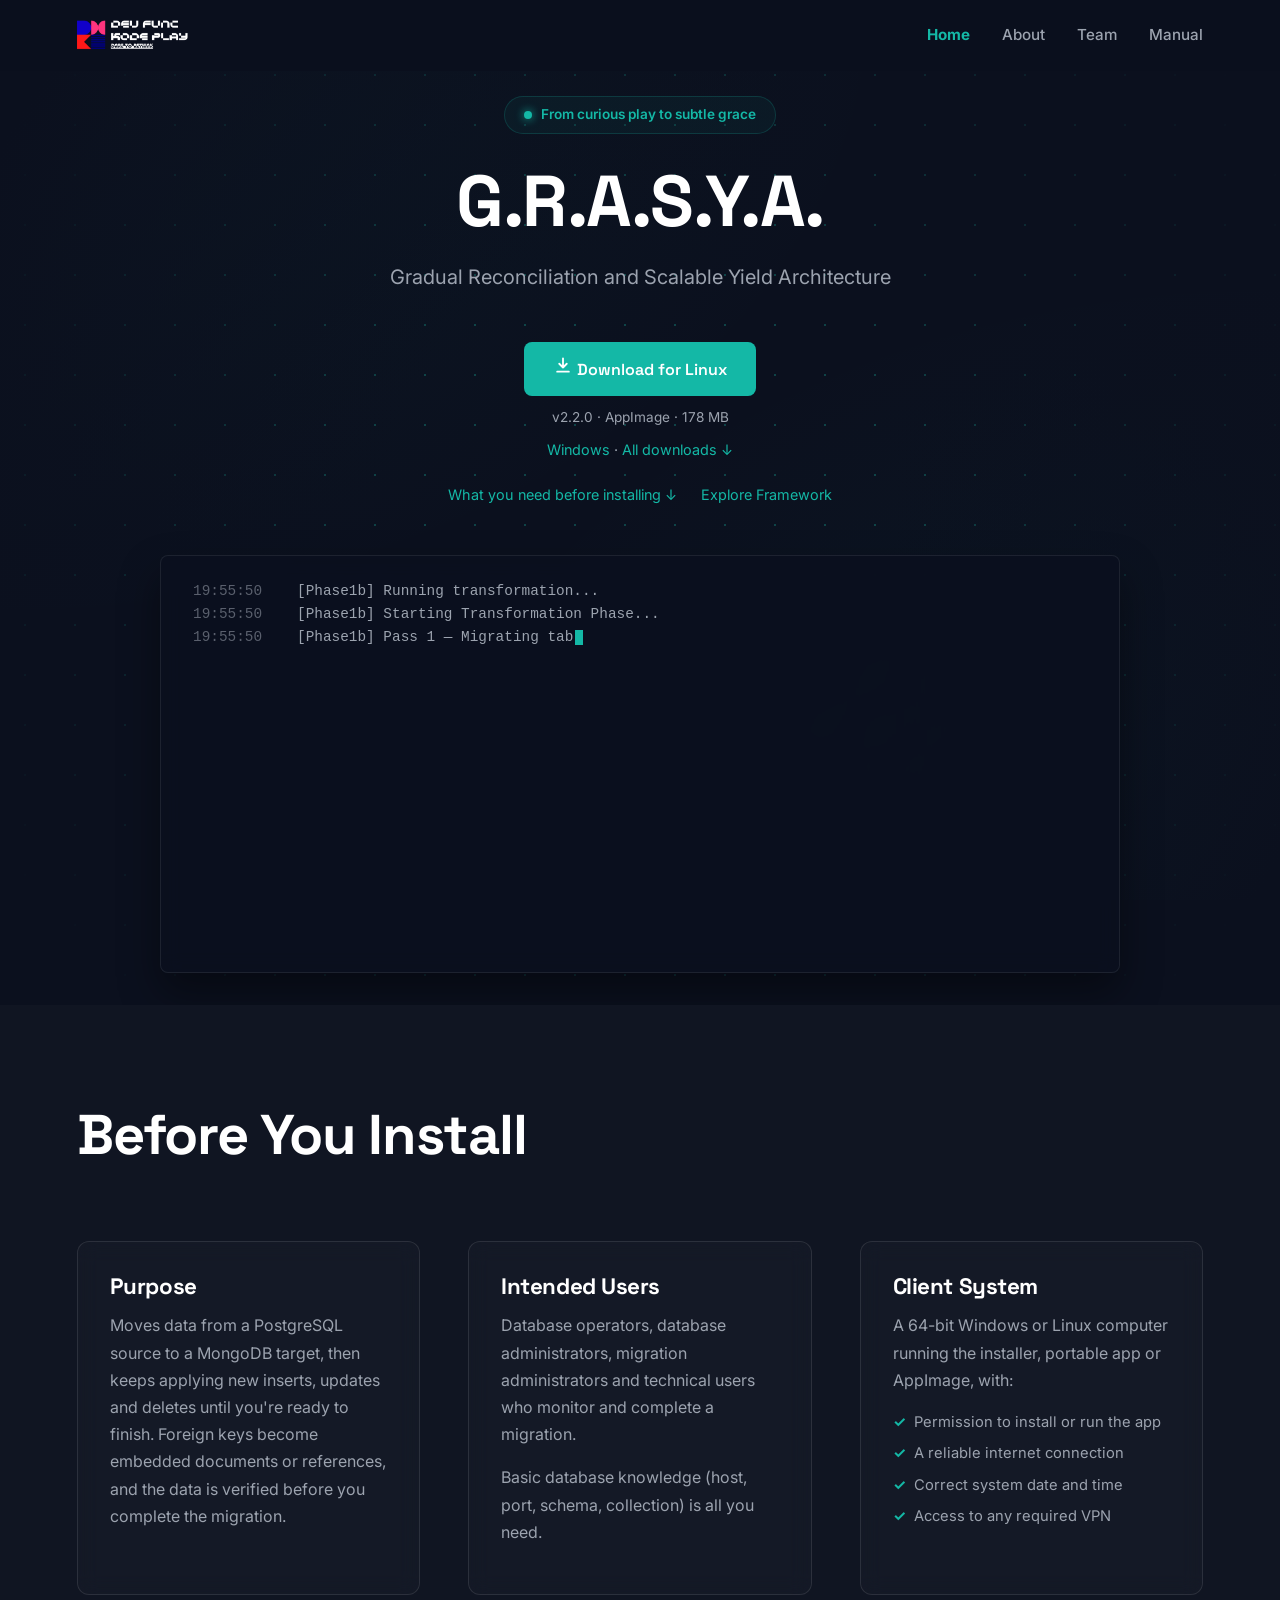
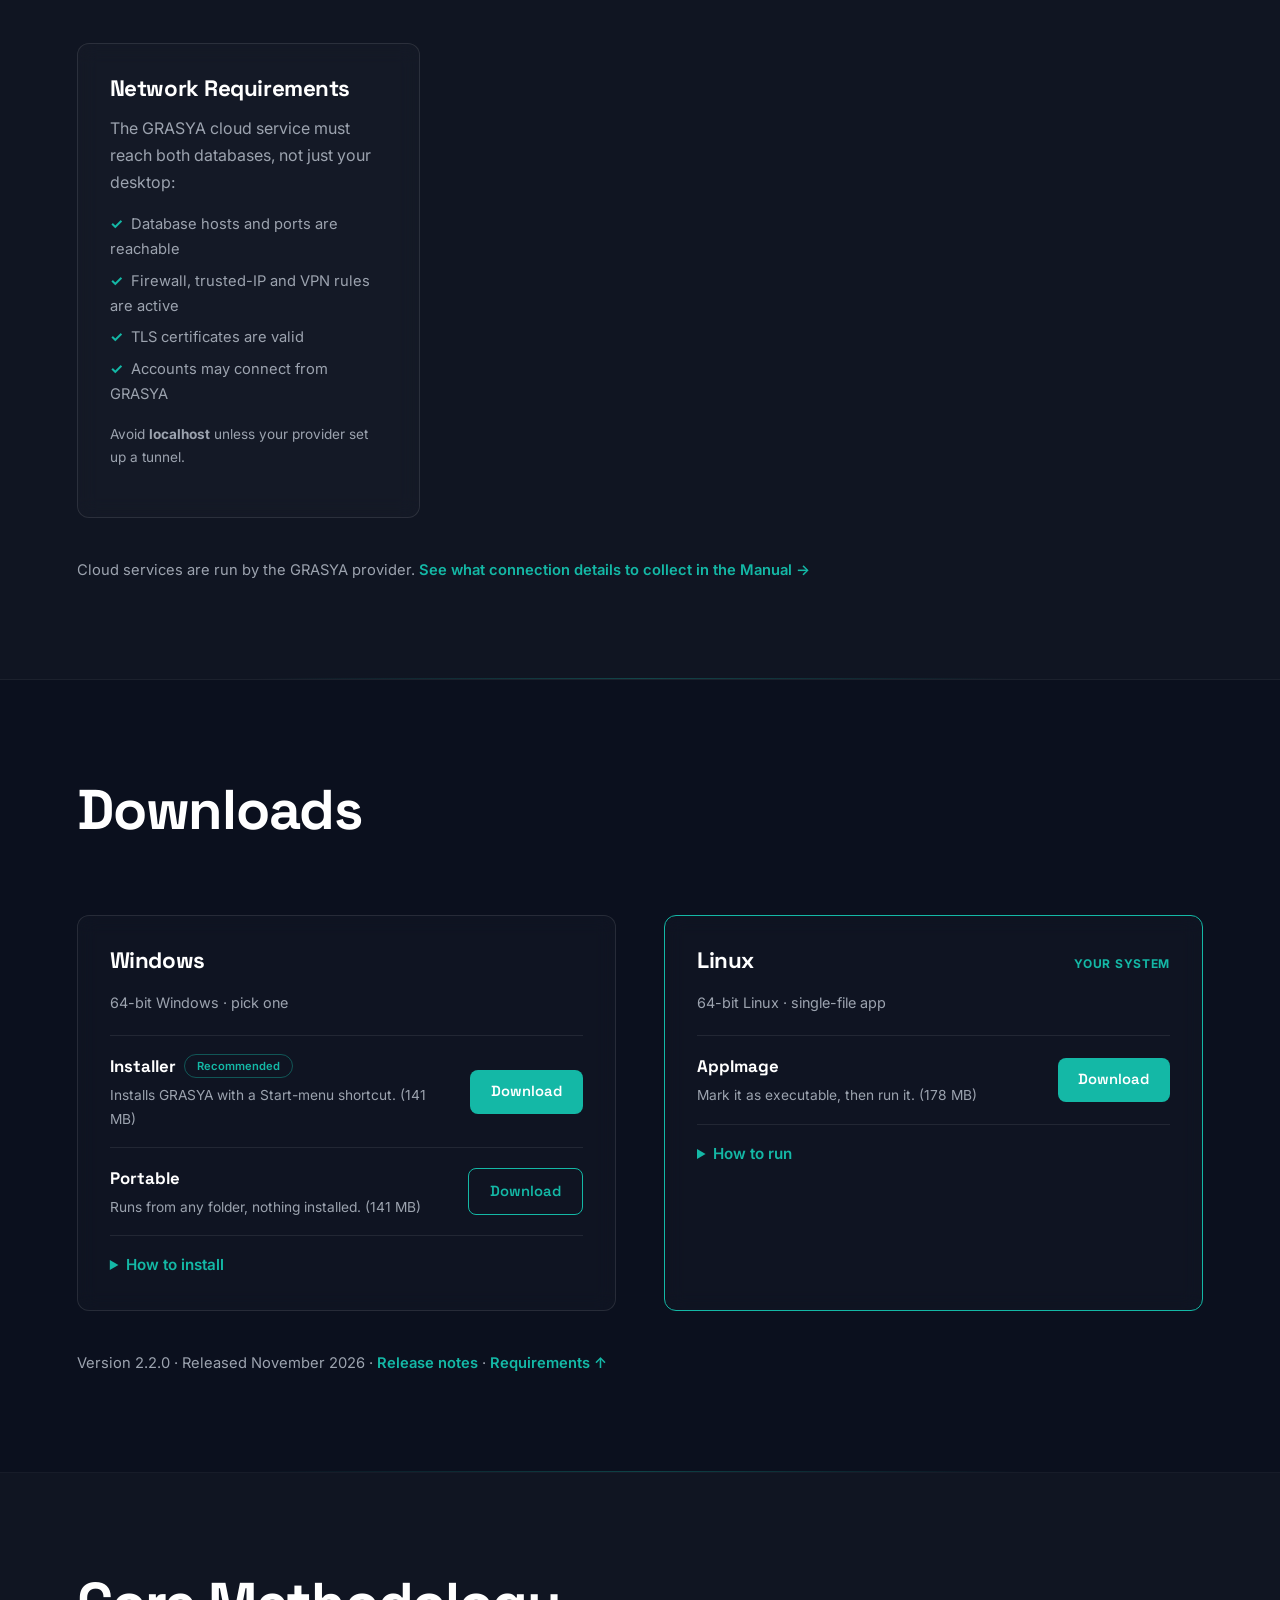
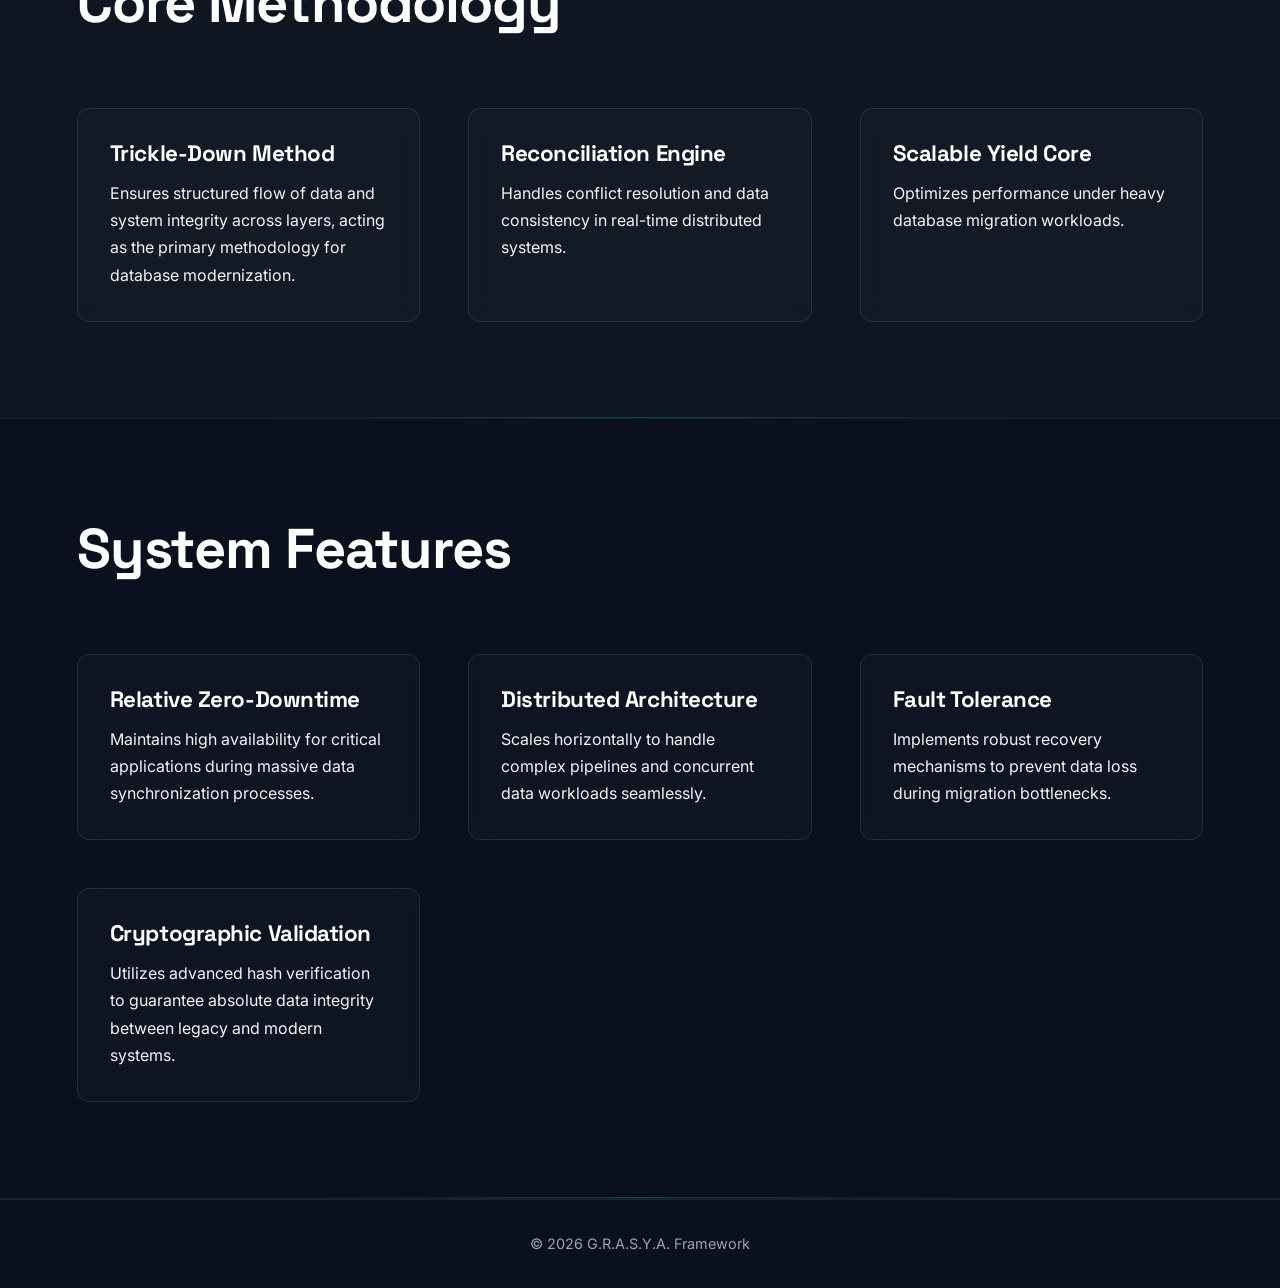
<file: index.html>
<!DOCTYPE html>
<html lang="en">
<head>
    <meta charset="UTF-8" />
    <meta name="viewport" content="width=device-width, initial-scale=1.0"/>
    <meta name="description" content="G.R.A.S.Y.A. Framework: Gradual Reconciliation and Scalable Yield Architecture." />
    <title>G.R.A.S.Y.A. | Home</title>
    <link rel="icon" href="assets/logo/Asset symbol D.png" type="image/png">
    <link rel="stylesheet" href="style.css"/>
</head>

<body>

<nav id="navbar" aria-label="Main Navigation">
    <div class="logo">
        <img src="assets/logo/Asset 7@4x (1).png" alt="G.R.A.S.Y.A. Logo" class="nav-logo">
    </div>

    <div class="nav-links" id="navLinks">
        <a href="index.html" class="active">Home</a>
        <a href="about.html">About</a>
        <a href="team.html">Team</a>
        <a href="manual.html">Manual</a>
    </div>
    <button class="hamburger" id="hamburger" aria-expanded="false" aria-label="Toggle navigation menu">
        <span aria-hidden="true">☰</span>
    </button>
</nav>

<main>
    <header class="hero">
        <div class="glow-orb"></div>

        <div class="hero-content">
            <div class="hero-badge fade-element delay-1">
                <span class="pulse"></span> From curious play to subtle grace
            </div>

            <h1 class="fade-element delay-2">G.R.A.S.Y.A.</h1>
            <p class="fade-element delay-3">Gradual Reconciliation and Scalable Yield Architecture</p>

            <div class="hero-download fade-element delay-4">
                <a href="https://github.com/ostol-uriel/DEV-FUNC-KODE-PLAY/releases/download/v2.2.0/GRASYA.Enterprise.Manager.Setup.2.2.0.exe" class="btn-primary btn-download" id="heroDownload" data-install="installer">
                    <svg viewBox="0 0 24 24" fill="none" stroke="currentColor" stroke-width="2.2" stroke-linecap="round" stroke-linejoin="round" aria-hidden="true"><path d="M12 4v11m0 0-4.5-4.5M12 15l4.5-4.5M5 20h14"/></svg>
                    <span>Download for Windows</span>
                </a>
                <p class="download-meta" id="heroMeta">v2.2.0 · Installer · 141 MB</p>
                <p class="download-alt" id="heroAlt"><a href="#downloads">Portable version</a> · <a href="#downloads">Linux</a> · <a href="#downloads">All downloads ↓</a></p>
            </div>
            <div class="hero-links fade-element delay-4">
                <a href="#before-install">What you need before installing ↓</a>
                <a href="#architecture">Explore Framework</a>
            </div>

            <!-- Migration log (typed by script.js) -->
            <div class="log-terminal fade-element delay-5" id="heroLog">
                <div class="log-body" role="log" aria-label="Example GRASYA migration log"></div>
            </div>

        </div>
    </header>

    <section id="before-install" class="section alt install-info">
        <h2>Before You Install</h2>
        <div class="grid">
            <div class="card">
                <h3>Purpose</h3>
                <p>Moves data from a PostgreSQL source to a MongoDB target, then keeps applying new inserts, updates and deletes until you're ready to finish. Foreign keys become embedded documents or references, and the data is verified before you complete the migration.</p>
            </div>
            <div class="card">
                <h3>Intended Users</h3>
                <p>Database operators, database administrators, migration administrators and technical users who monitor and complete a migration.</p>
                <p>Basic database knowledge (host, port, schema, collection) is all you need.</p>
            </div>
            <div class="card">
                <h3>Client System</h3>
                <p>A 64-bit Windows or Linux computer running the installer, portable app or AppImage, with:</p>
                <ul class="check-list">
                    <li>Permission to install or run the app</li>
                    <li>A reliable internet connection</li>
                    <li>Correct system date and time</li>
                    <li>Access to any required VPN</li>
                </ul>
            </div>
            <div class="card">
                <h3>Network Requirements</h3>
                <p>The GRASYA cloud service must reach both databases, not just your desktop:</p>
                <ul class="check-list">
                    <li>Database hosts and ports are reachable</li>
                    <li>Firewall, trusted-IP and VPN rules are active</li>
                    <li>TLS certificates are valid</li>
                    <li>Accounts may connect from GRASYA</li>
                </ul>
                <p class="card-note">Avoid <b>localhost</b> unless your provider set up a tunnel.</p>
            </div>
        </div>
        <p class="install-foot">Cloud services are run by the GRASYA provider. <a href="manual.html#prepare">See what connection details to collect in the Manual →</a></p>
    </section>

    <section id="downloads" class="section">
        <h2>Downloads</h2>
        <div class="grid download-grid">
            <div class="card dl-card" data-os="windows">
                <div class="dl-head"><h3>Windows</h3><span class="your-system">Your system</span></div>
                <p class="dl-sub">64-bit Windows · pick one</p>
                <div class="dl-option">
                    <div><b>Installer</b><span class="pill pill-finished">Recommended</span><small>Installs GRASYA with a Start-menu shortcut. <span data-size="installer"></span></small></div>
                    <a class="btn-primary" data-build="installer">Download</a>
                </div>
                <div class="dl-option">
                    <div><b>Portable</b><small>Runs from any folder, nothing installed. <span data-size="portable"></span></small></div>
                    <a class="btn-secondary" data-build="portable">Download</a>
                </div>
                <details class="dl-steps">
                    <summary>How to install</summary>
                    <h4>Installer</h4><div data-steps="installer"></div>
                    <h4>Portable</h4><div data-steps="portable"></div>
                </details>
            </div>
            <div class="card dl-card" data-os="linux">
                <div class="dl-head"><h3>Linux</h3><span class="your-system">Your system</span></div>
                <p class="dl-sub">64-bit Linux · single-file app</p>
                <div class="dl-option">
                    <div><b>AppImage</b><small>Mark it as executable, then run it. <span data-size="appimage"></span></small></div>
                    <a class="btn-primary" data-build="appimage">Download</a>
                </div>
                <details class="dl-steps">
                    <summary>How to run</summary>
                    <div data-steps="appimage"></div>
                </details>
            </div>
        </div>
        <p class="dl-foot" id="dlFoot"></p>
    </section>

    <section id="architecture" class="section alt">
        <h2>Core Methodology</h2>
        <div class="grid">
            <div class="card">
                <h3>Trickle-Down Method</h3>
                <p>Ensures structured flow of data and system integrity across layers, acting as the primary methodology for database modernization.</p>
            </div>
            <div class="card">
                <h3>Reconciliation Engine</h3>
                <p>Handles conflict resolution and data consistency in real-time distributed systems.</p>
            </div>
            <div class="card">
                <h3>Scalable Yield Core</h3>
                <p>Optimizes performance under heavy database migration workloads.</p>
            </div>
        </div>
    </section>

    <section class="section">
        <h2>System Features</h2>
        <div class="grid">
            <div class="card">
                <h3>Relative Zero-Downtime</h3>
                <p>Maintains high availability for critical applications during massive data synchronization processes.</p>
            </div>
            <div class="card">
                <h3>Distributed Architecture</h3>
                <p>Scales horizontally to handle complex pipelines and concurrent data workloads seamlessly.</p>
            </div>
            <div class="card">
                <h3>Fault Tolerance</h3>
                <p>Implements robust recovery mechanisms to prevent data loss during migration bottlenecks.</p>
            </div>
            <div class="card">
                <h3>Cryptographic Validation</h3>
                <p>Utilizes advanced hash verification to guarantee absolute data integrity between legacy and modern systems.</p>
            </div>
        </div>
    </section>
</main>

<footer>
    <p>© <span id="current-year"></span> G.R.A.S.Y.A. Framework</p>
</footer>

<dialog class="install-modal" id="installModal" aria-labelledby="installTitle">
    <div class="modal-inner">
        <button type="button" class="modal-x" data-close aria-label="Close">×</button>
        <span class="manual-stage">Your download is starting</span>
        <h2 id="installTitle">Installing GRASYA</h2>
        <p class="modal-lead"><span id="modalFile"></span><br>Didn't start? <a id="modalRetry" href="#">Download again</a></p>
        <div id="modalSteps"></div>

        <h4>After GRASYA opens</h4>
        <div id="modalAfter"></div>

        <div class="modal-actions">
            <button type="button" class="btn-secondary" data-close>Close</button>
            <a href="manual.html#prepare" class="btn-primary">Open the Manual</a>
        </div>
    </div>
</dialog>

<script src="script.js"></script>
</body>
</html>
</file>
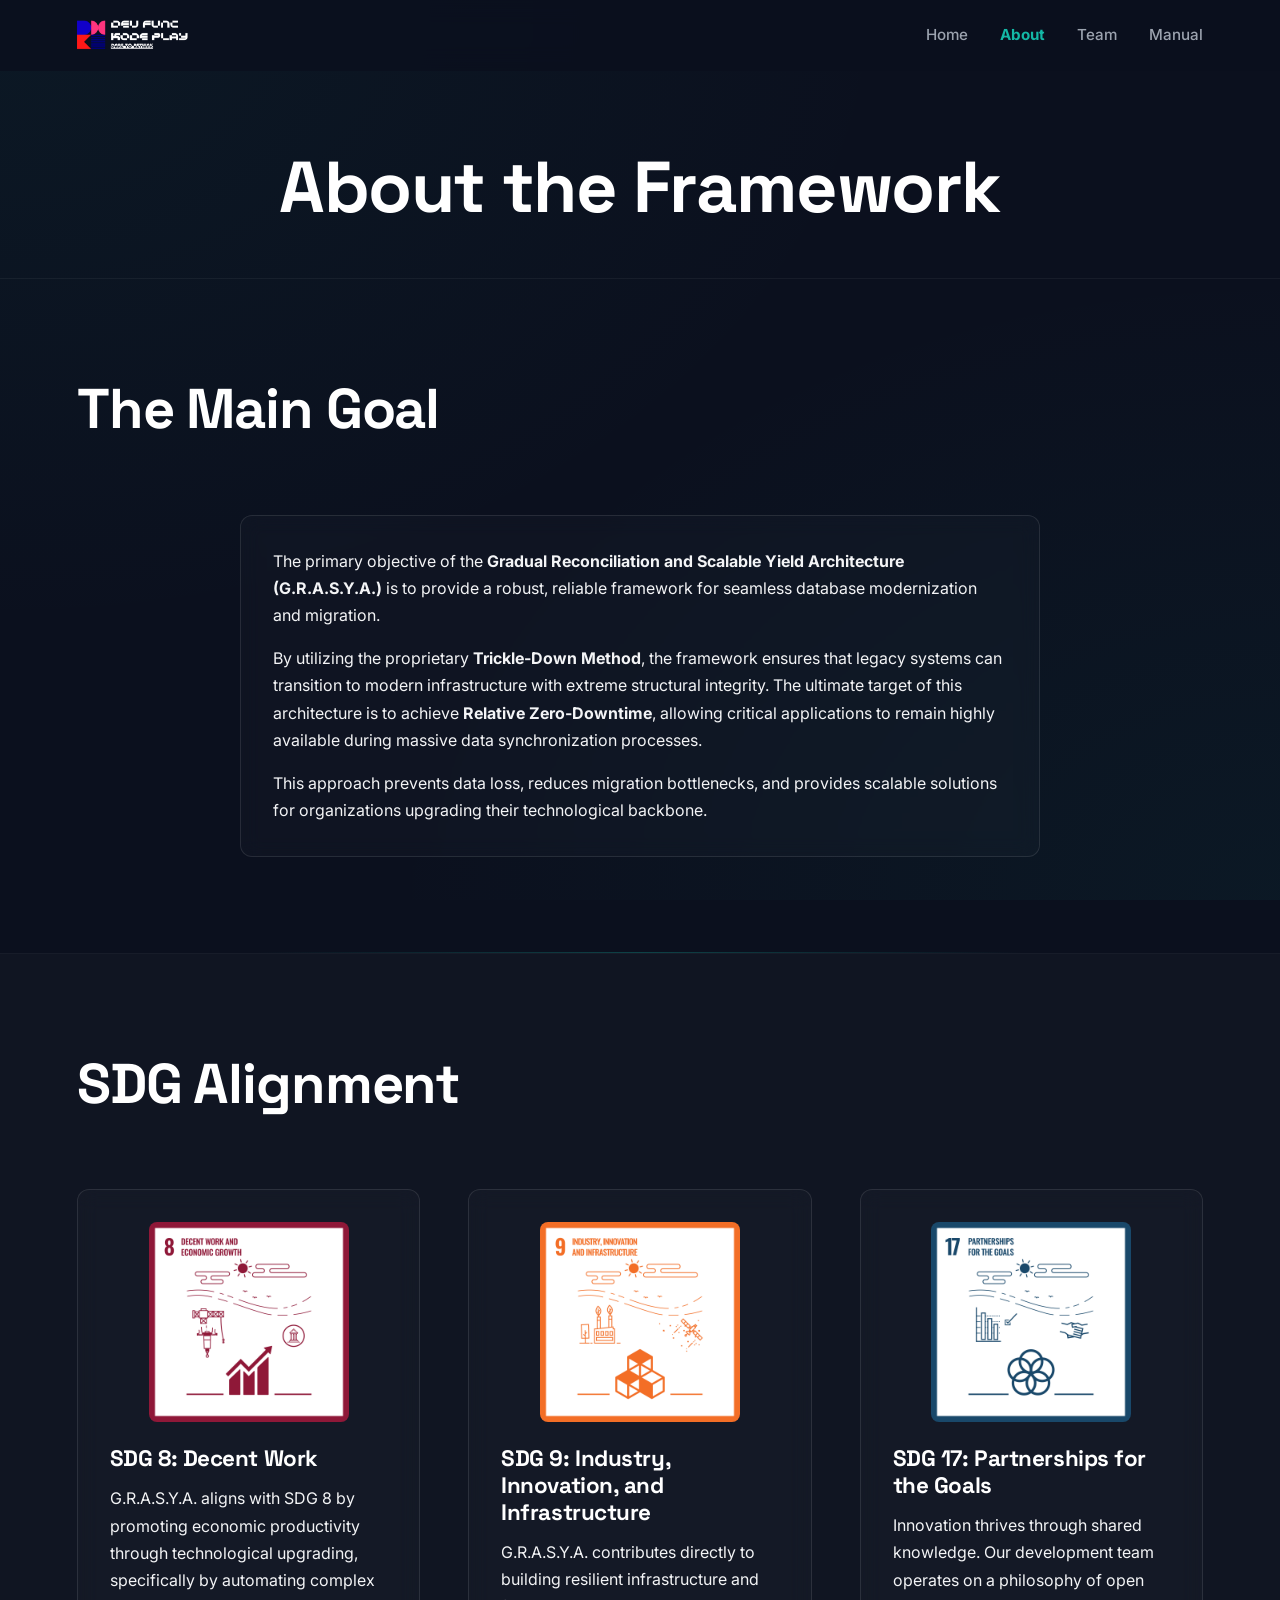
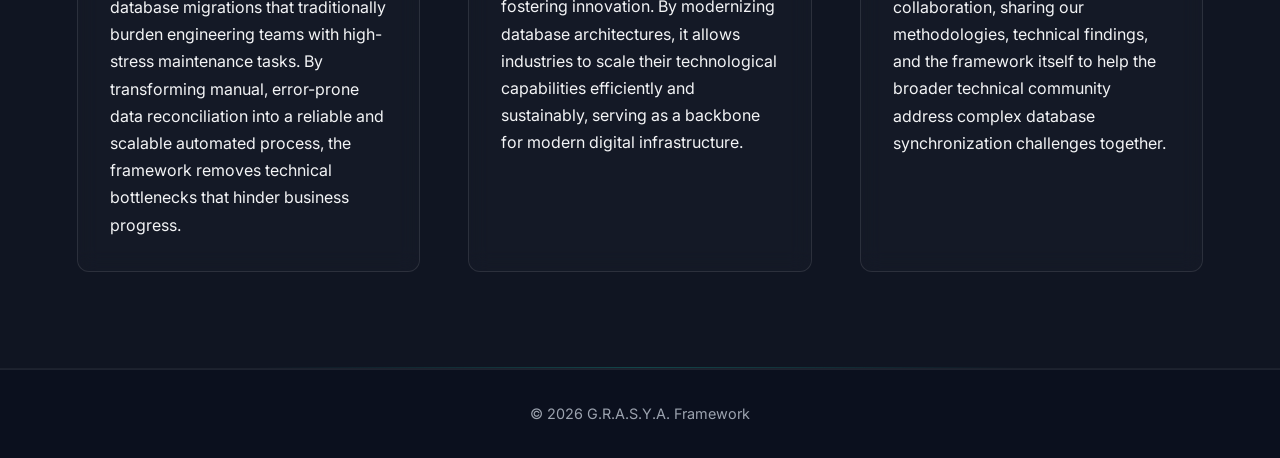
<file: about.html>
<!DOCTYPE html>
<html lang="en">
<head>
    <meta charset="UTF-8" />
    <meta name="viewport" content="width=device-width, initial-scale=1.0"/>
    <meta name="description" content="Learn about the goals and SDG alignment of the G.R.A.S.Y.A. framework." />    
    <title>About G.R.A.S.Y.A. | Goals & SDGs</title>
    <link rel="icon" href="assets/logo/Asset symbol D.png" type="image/png">
    <link rel="stylesheet" href="style.css"/>
</head>

<body>

<nav id="navbar" aria-label="Main Navigation">
    <div class="logo">
        <img src="assets/logo/Asset 7@4x (1).png" alt="G.R.A.S.Y.A. Logo" class="nav-logo">
        
    </div>
    
    <div class="nav-links" id="navLinks">
        <a href="index.html">Home</a>
        <a href="about.html" class="active">About</a>
        <a href="team.html">Team</a>
        <a href="manual.html">Manual</a>
    </div>
    <button class="hamburger" id="hamburger" aria-expanded="false" aria-label="Toggle navigation menu">
        <span aria-hidden="true">☰</span>
    </button>
</nav>

<main>
    <header class="page-header">
        <h1>About the Framework</h1>
    </header>

    <section class="section">
        <h2>The Main Goal</h2>
        <div class="card" style="max-width: 800px; margin: 0 auto; text-align: left;">
            <p style="margin-bottom: 1rem;">
                The primary objective of the <strong>Gradual Reconciliation and Scalable Yield Architecture (G.R.A.S.Y.A.)</strong> is to provide a robust, reliable framework for seamless database modernization and migration. 
            </p>
            <p style="margin-bottom: 1rem;">
                By utilizing the proprietary <strong>Trickle-Down Method</strong>, the framework ensures that legacy systems can transition to modern infrastructure with extreme structural integrity. The ultimate target of this architecture is to achieve <strong>Relative Zero-Downtime</strong>, allowing critical applications to remain highly available during massive data synchronization processes.
            </p>
            <p>
                This approach prevents data loss, reduces migration bottlenecks, and provides scalable solutions for organizations upgrading their technological backbone.
            </p>
        </div>
    </section>

    <section class="section alt">
    <h2>SDG Alignment</h2>
    <div class="grid">
        <div class="card">
            <img src="assets/about/8_SDG_MakeEveryDayCount_Gifs_GDU.gif" alt="SDG 8: Decent Work and Economic Growth" class="sdg-logo">
            <h3>SDG 8: Decent Work</h3>
            <p>G.R.A.S.Y.A. aligns with SDG 8 by promoting economic productivity through technological upgrading, specifically by automating complex database migrations that traditionally burden engineering teams with high-stress maintenance tasks. By transforming manual, error-prone data reconciliation into a reliable and scalable automated process, the framework removes technical bottlenecks that hinder business progress.</p>
        </div>
        
        <div class="card">
            <img src="assets/about/9_SDG_MakeEveryDayCount_Gifs_GDU.gif" alt="SDG 9: Industry, Innovation, and Infrastructure" class="sdg-logo">
            <h3>SDG 9: Industry, Innovation, and Infrastructure</h3>
            <p>G.R.A.S.Y.A. contributes directly to building resilient infrastructure and fostering innovation. By modernizing database architectures, it allows industries to scale their technological capabilities efficiently and sustainably, serving as a backbone for modern digital infrastructure.</p>
        </div>
        
        <div class="card">
            <img src="assets/about/17_SDG_MakeEveryDayCount_Gifs_GDU.gif" alt="SDG 17: Partnerships for the Goals" class="sdg-logo">
            <h3>SDG 17: Partnerships for the Goals</h3>
            <p>Innovation thrives through shared knowledge. Our development team operates on a philosophy of open collaboration, sharing our methodologies, technical findings, and the framework itself to help the broader technical community address complex database synchronization challenges together.</p>
        </div>
    </div>
</section>
</main>

<footer>
    <p>© <span id="current-year"></span> G.R.A.S.Y.A. Framework</p>
</footer>

<script src="script.js"></script>
</body>
</html>
</file>
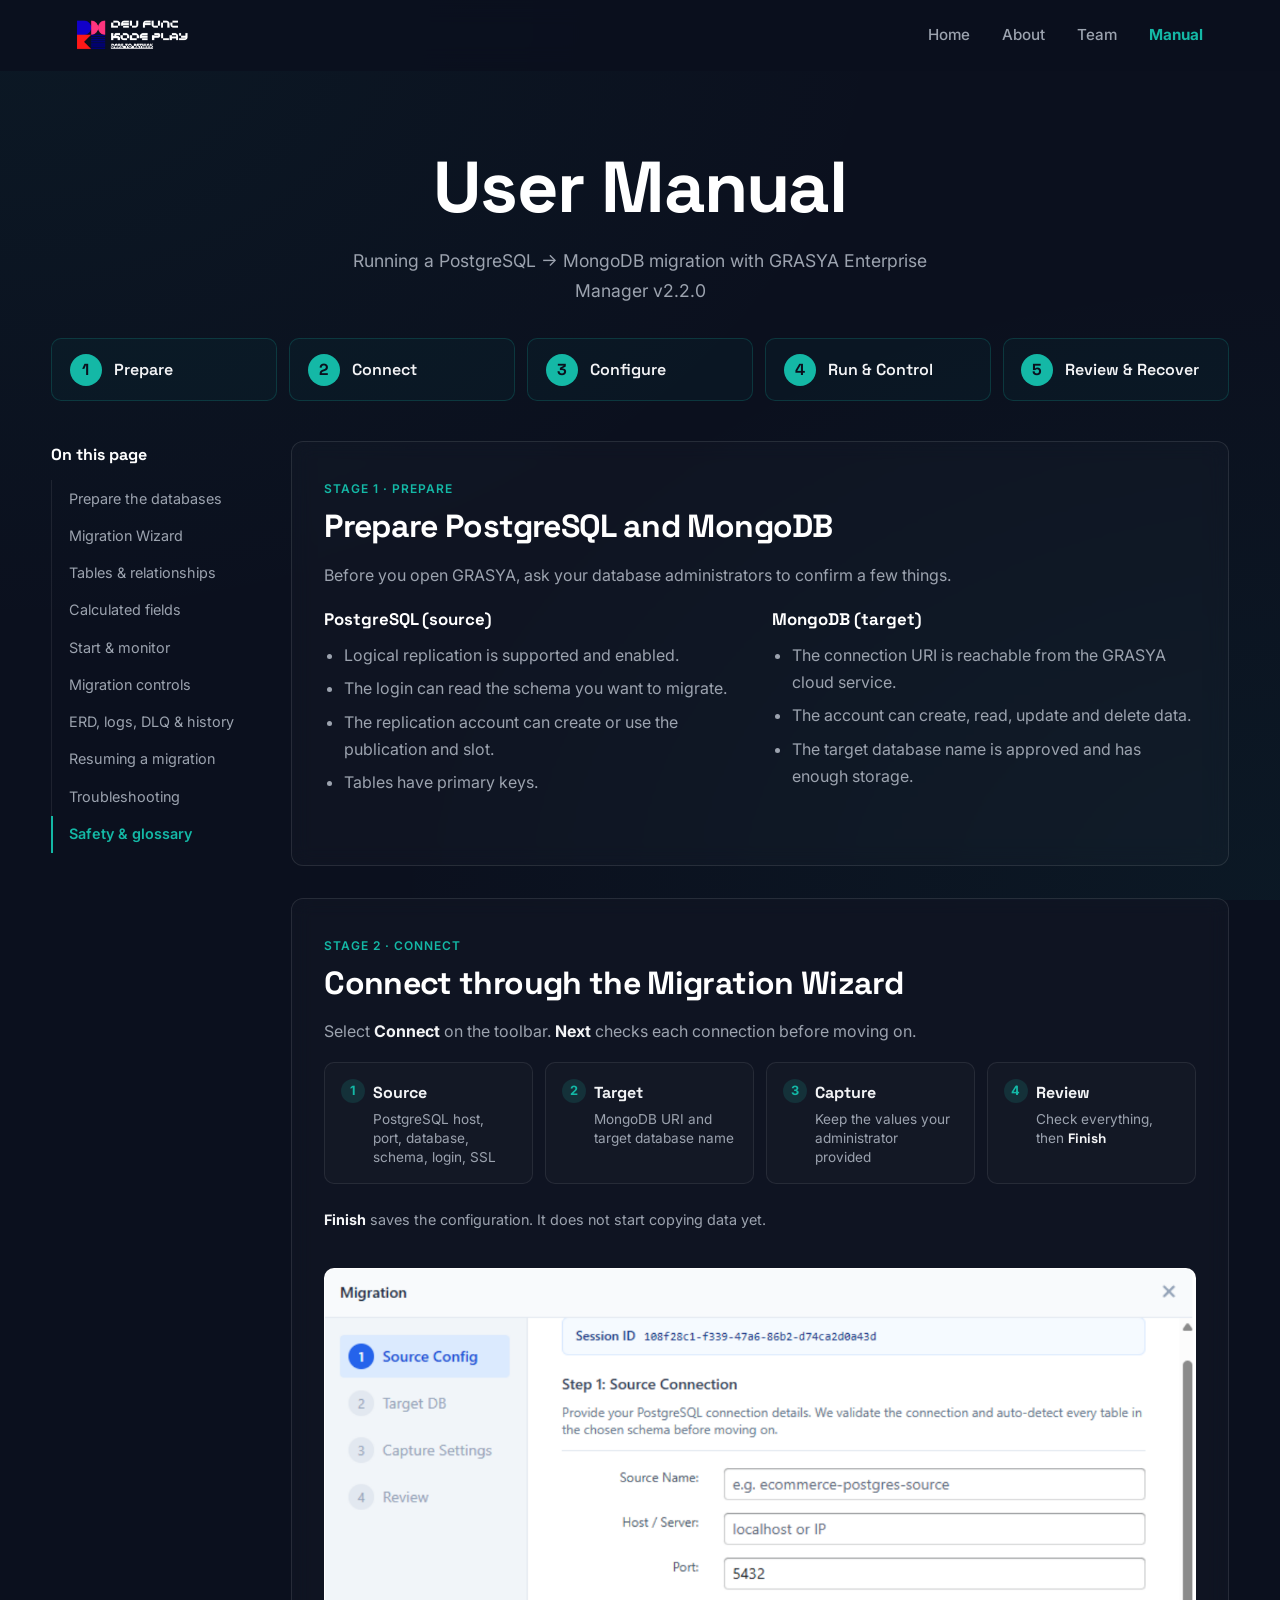
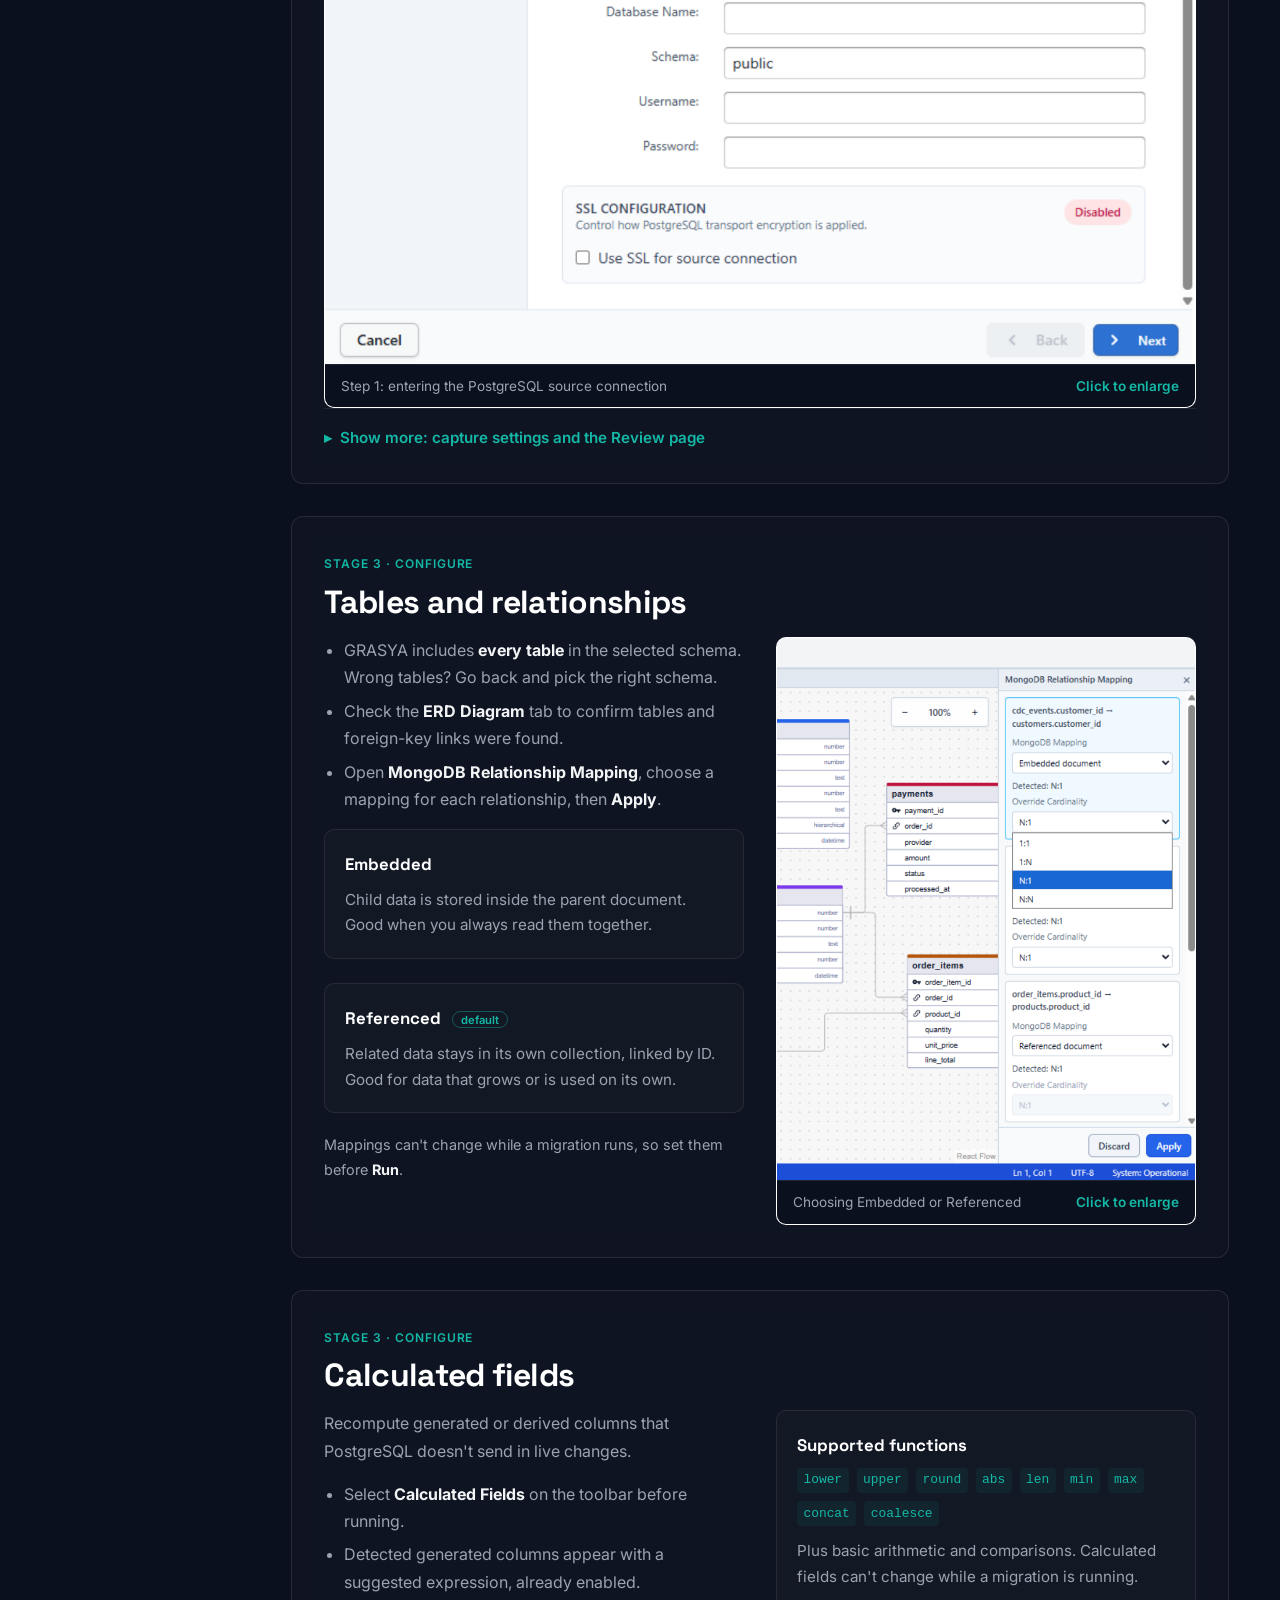
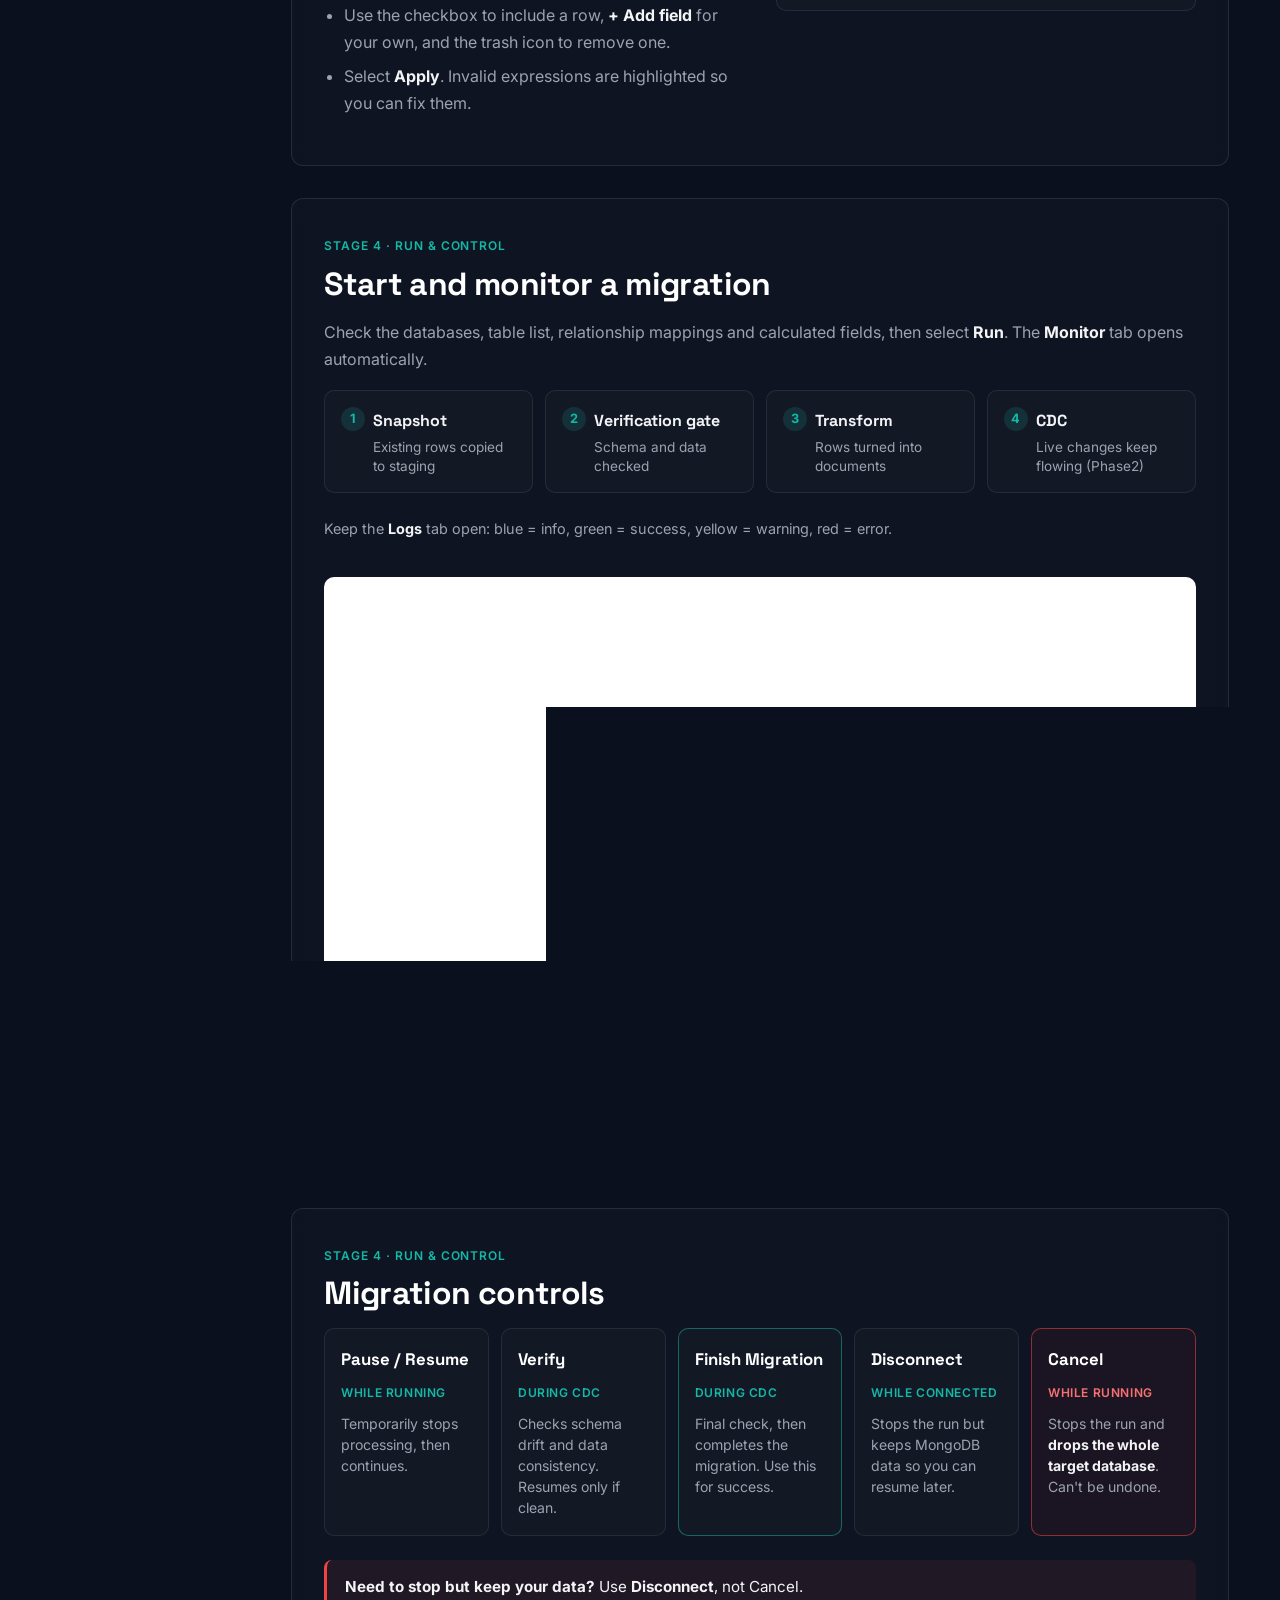
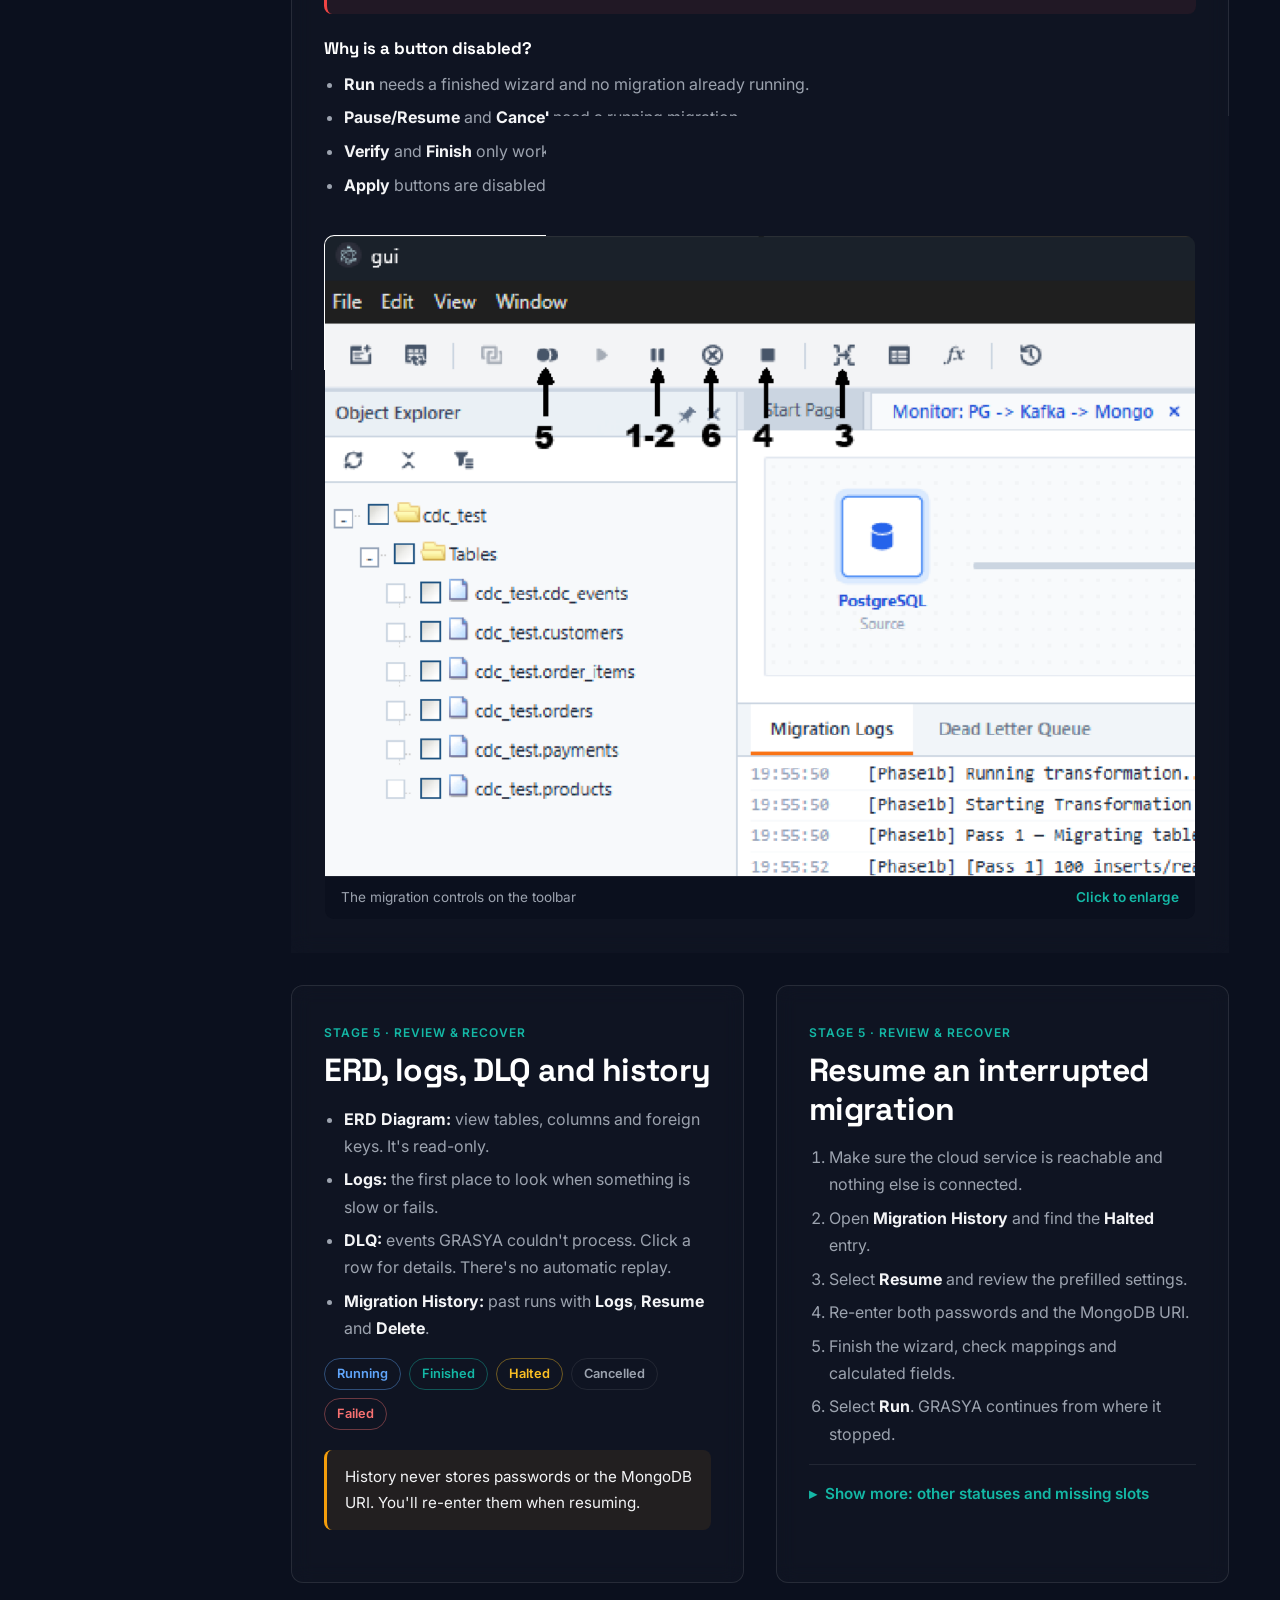
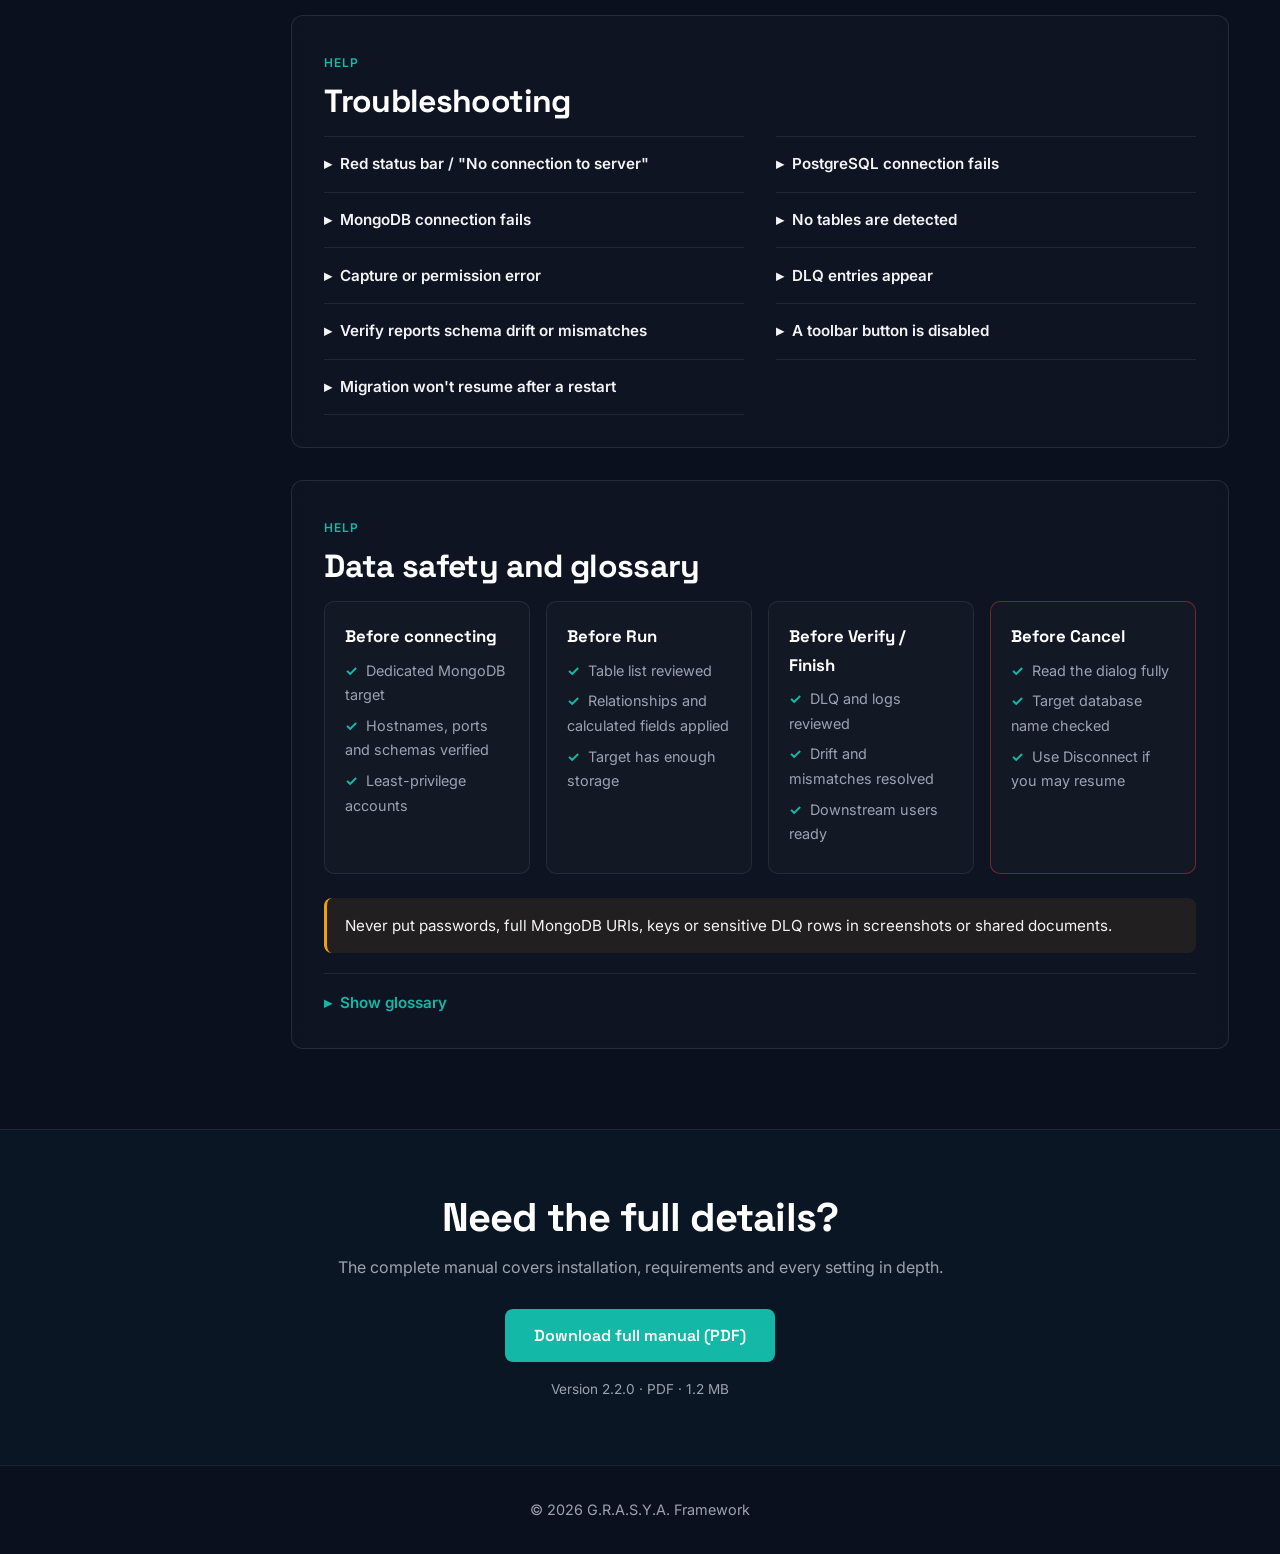
<file: manual.html>
<!DOCTYPE html>
<html lang="en">
<head>
    <meta charset="UTF-8" />
    <meta name="viewport" content="width=device-width, initial-scale=1.0"/>
    <meta name="description" content="Quick user guide for running a PostgreSQL to MongoDB migration with GRASYA Enterprise Manager." />
    <title>User Manual | G.R.A.S.Y.A.</title>
    <link rel="icon" href="assets/logo/Asset symbol D.png" type="image/png">
    <link rel="stylesheet" href="style.css"/>
</head>

<body>

<nav id="navbar" aria-label="Main Navigation">
    <div class="logo">
        <img src="assets/logo/Asset 7@4x (1).png" alt="G.R.A.S.Y.A. Logo" class="nav-logo">
        
    </div>
    <div class="nav-links" id="navLinks">
        <a href="index.html">Home</a>
        <a href="about.html">About</a>
        <a href="team.html">Team</a>
        <a href="manual.html" class="active">Manual</a>
    </div>
    <button class="hamburger" id="hamburger" aria-expanded="false" aria-label="Toggle navigation menu">
        <span aria-hidden="true">☰</span>
    </button>
</nav>

<main>
    <header class="page-header manual-header">
        <h1 class="fade-element delay-1">User Manual</h1>
        <p class="manual-subtitle fade-element delay-2">Running a PostgreSQL → MongoDB migration with GRASYA Enterprise Manager v2.2.0</p>
    </header>

    <section class="manual-stepper-wrap fade-element delay-3" aria-label="Migration workflow">
        <ol class="manual-stepper">
            <li><a href="#prepare"><span class="step-num">1</span><span class="step-label">Prepare</span></a></li>
            <li><a href="#connect"><span class="step-num">2</span><span class="step-label">Connect</span></a></li>
            <li><a href="#tables"><span class="step-num">3</span><span class="step-label">Configure</span></a></li>
            <li><a href="#run"><span class="step-num">4</span><span class="step-label">Run &amp; Control</span></a></li>
            <li><a href="#history"><span class="step-num">5</span><span class="step-label">Review &amp; Recover</span></a></li>
        </ol>
    </section>

    <div class="manual-layout">

        <aside class="manual-toc fade-element delay-4" aria-label="On this page">
            <details open id="tocDetails">
                <summary>On this page</summary>
                <div id="manualToc" class="toc-links">
                    <a href="#prepare">Prepare the databases</a>
                    <a href="#connect">Migration Wizard</a>
                    <a href="#tables">Tables &amp; relationships</a>
                    <a href="#calculated">Calculated fields</a>
                    <a href="#run">Start &amp; monitor</a>
                    <a href="#controls">Migration controls</a>
                    <a href="#history">ERD, logs, DLQ &amp; history</a>
                    <a href="#resume">Resuming a migration</a>
                    <a href="#troubleshooting">Troubleshooting</a>
                    <a href="#safety">Safety &amp; glossary</a>
                </div>
            </details>
        </aside>

        <div class="manual-content">

            <!-- PREPARE -->
            <article class="card manual-card" id="prepare">
                <span class="manual-stage">Stage 1 · Prepare</span>
                <h2>Prepare PostgreSQL and MongoDB</h2>
                <p>Before you open GRASYA, ask your database administrators to confirm a few things.</p>
                <div class="manual-two-col">
                    <div>
                        <h4>PostgreSQL (source)</h4>
                        <ul class="manual-list">
                            <li>Logical replication is supported and enabled.</li>
                            <li>The login can read the schema you want to migrate.</li>
                            <li>The replication account can create or use the publication and slot.</li>
                            <li>Tables have primary keys.</li>
                        </ul>
                    </div>
                    <div>
                        <h4>MongoDB (target)</h4>
                        <ul class="manual-list">
                            <li>The connection URI is reachable from the GRASYA cloud service.</li>
                            <li>The account can create, read, update and delete data.</li>
                            <li>The target database name is approved and has enough storage.</li>
                        </ul>
                    </div>
                </div>
            </article>

            <!-- CONNECT -->
            <article class="card manual-card" id="connect">
                <span class="manual-stage">Stage 2 · Connect</span>
                <h2>Connect through the Migration Wizard</h2>
                <div class="manual-split split-stack">
                    <div>
                        <p>Select <b>Connect</b> on the toolbar. <b>Next</b> checks each connection before moving on.</p>
                        <ol class="mini-steps">
                            <li><b>Source</b><span>PostgreSQL host, port, database, schema, login, SSL</span></li>
                            <li><b>Target</b><span>MongoDB URI and target database name</span></li>
                            <li><b>Capture</b><span>Keep the values your administrator provided</span></li>
                            <li><b>Review</b><span>Check everything, then <b>Finish</b></span></li>
                        </ol>
                        <p class="manual-note"><b>Finish</b> saves the configuration. It does not start copying data yet.</p>
                    </div>
                    <a href="assets/manual/figure-04-page-11.png" target="_blank" rel="noopener" class="manual-figure">
                        <img src="assets/manual/figure-04-page-11.png" alt="Migration Wizard step 1: entering the PostgreSQL source connection">
                        <span>Step 1: entering the PostgreSQL source connection</span>
                    </a>
                </div>
                <details class="manual-more">
                    <summary>Show more: capture settings and the Review page</summary>
                    <div class="manual-split split-stack">
                        <ul class="manual-list">
                            <li><b>Topic Prefix, Publication Name, Slot Name:</b> identifiers used by the managed capture service. Concurrent migrations on the same source need different slot names.</li>
                            <li><b>Included Schema:</b> should match the source schema unless an administrator says otherwise.</li>
                            <li><b>Replication User / Password:</b> PostgreSQL credentials allowed to use logical replication.</li>
                            <li><b>Review page:</b> double-check the target database, schema and detected tables. Use <b>Back</b> to fix anything.</li>
                        </ul>
                        <a href="assets/manual/figure-07-page-14.png" target="_blank" rel="noopener" class="manual-figure">
                            <img src="assets/manual/figure-07-page-14.png" alt="Migration Wizard Review page" loading="lazy">
                            <span>The Review page before selecting Finish</span>
                        </a>
                    </div>
                </details>
            </article>

            <!-- CONFIGURE -->
            <article class="card manual-card" id="tables">
                <span class="manual-stage">Stage 3 · Configure</span>
                <h2>Tables and relationships</h2>
                <div class="manual-split">
                    <div>
                        <ul class="manual-list">
                            <li>GRASYA includes <b>every table</b> in the selected schema. Wrong tables? Go back and pick the right schema.</li>
                            <li>Check the <b>ERD Diagram</b> tab to confirm tables and foreign-key links were found.</li>
                            <li>Open <b>MongoDB Relationship Mapping</b>, choose a mapping for each relationship, then <b>Apply</b>.</li>
                        </ul>
                        <div class="manual-two-col">
                            <div class="mini-card">
                                <h4>Embedded</h4>
                                <p>Child data is stored inside the parent document. Good when you always read them together.</p>
                            </div>
                            <div class="mini-card">
                                <h4>Referenced <span class="tag">default</span></h4>
                                <p>Related data stays in its own collection, linked by ID. Good for data that grows or is used on its own.</p>
                            </div>
                        </div>
                        <p class="manual-note">Mappings can't change while a migration runs, so set them before <b>Run</b>.</p>
                    </div>
                    <a href="assets/manual/figure-09-page-16.png" target="_blank" rel="noopener" class="manual-figure">
                        <img src="assets/manual/figure-09-page-16.png" alt="MongoDB Relationship Mapping panel">
                        <span>Choosing Embedded or Referenced</span>
                    </a>
                </div>
            </article>

            <article class="card manual-card" id="calculated">
                <span class="manual-stage">Stage 3 · Configure</span>
                <h2>Calculated fields</h2>
                <div class="manual-split">
                    <div>
                        <p>Recompute generated or derived columns that PostgreSQL doesn't send in live changes.</p>
                        <ul class="manual-list">
                            <li>Select <b>Calculated Fields</b> on the toolbar before running.</li>
                            <li>Detected generated columns appear with a suggested expression, already enabled.</li>
                            <li>Use the checkbox to include a row, <b>+ Add field</b> for your own, and the trash icon to remove one.</li>
                            <li>Select <b>Apply</b>. Invalid expressions are highlighted so you can fix them.</li>
                        </ul>
                    </div>
                    <div class="mini-card">
                        <h4>Supported functions</h4>
                        <p class="code-chips"><code>lower</code> <code>upper</code> <code>round</code> <code>abs</code> <code>len</code> <code>min</code> <code>max</code> <code>concat</code> <code>coalesce</code></p>
                        <p class="manual-note" style="margin-top: 0.75rem;">Plus basic arithmetic and comparisons. Calculated fields can't change while a migration is running.</p>
                    </div>
                </div>
            </article>

            <!-- RUN -->
            <article class="card manual-card" id="run">
                <span class="manual-stage">Stage 4 · Run &amp; Control</span>
                <h2>Start and monitor a migration</h2>
                <div class="manual-split split-stack">
                    <div>
                        <p>Check the databases, table list, relationship mappings and calculated fields, then select <b>Run</b>. The <b>Monitor</b> tab opens automatically.</p>
                        <ol class="phase-chips">
                            <li><b>Snapshot</b><span>Existing rows copied to staging</span></li>
                            <li><b>Verification gate</b><span>Schema and data checked</span></li>
                            <li><b>Transform</b><span>Rows turned into documents</span></li>
                            <li><b>CDC</b><span>Live changes keep flowing (Phase2)</span></li>
                        </ol>
                        <p class="manual-note">Keep the <b>Logs</b> tab open: blue = info, green = success, yellow = warning, red = error.</p>
                    </div>
                    <a href="assets/manual/figure-11-page-20.png" target="_blank" rel="noopener" class="manual-figure">
                        <img src="assets/manual/figure-11-page-20.png" alt="Monitor view during a running migration">
                        <span>The Monitor view during a running migration</span>
                    </a>
                </div>
            </article>

            <!-- CONTROLS -->
            <article class="card manual-card" id="controls">
                <span class="manual-stage">Stage 4 · Run &amp; Control</span>
                <h2>Migration controls</h2>
                <div class="control-grid">
                    <div class="control-tile"><h4>Pause / Resume</h4><span class="when">While running</span><p>Temporarily stops processing, then continues.</p></div>
                    <div class="control-tile"><h4>Verify</h4><span class="when">During CDC</span><p>Checks schema drift and data consistency. Resumes only if clean.</p></div>
                    <div class="control-tile tile-success"><h4>Finish Migration</h4><span class="when">During CDC</span><p>Final check, then completes the migration. Use this for success.</p></div>
                    <div class="control-tile"><h4>Disconnect</h4><span class="when">While connected</span><p>Stops the run but keeps MongoDB data so you can resume later.</p></div>
                    <div class="control-tile tile-danger"><h4>Cancel</h4><span class="when">While running</span><p>Stops the run and <b>drops the whole target database</b>. Can't be undone.</p></div>
                </div>
                <div class="manual-split split-stack">
                    <div>
                        <div class="callout callout-danger">
                            <strong>Need to stop but keep your data?</strong> Use <b>Disconnect</b>, not Cancel.
                        </div>
                        <h4>Why is a button disabled?</h4>
                        <ul class="manual-list">
                            <li><b>Run</b> needs a finished wizard and no migration already running.</li>
                            <li><b>Pause/Resume</b> and <b>Cancel</b> need a running migration.</li>
                            <li><b>Verify</b> and <b>Finish</b> only work in the CDC phase.</li>
                            <li><b>Apply</b> buttons are disabled while running or verifying.</li>
                        </ul>
                    </div>
                    <a href="assets/manual/figure-13-page-24.png" target="_blank" rel="noopener" class="manual-figure">
                        <img src="assets/manual/figure-13-page-24.png" alt="Migration toolbar controls">
                        <span>The migration controls on the toolbar</span>
                    </a>
                </div>
            </article>

            <!-- REVIEW & RECOVER: pair -->
            <div class="manual-row">
                <article class="card manual-card" id="history">
                    <span class="manual-stage">Stage 5 · Review &amp; Recover</span>
                    <h2>ERD, logs, DLQ and history</h2>
                    <ul class="manual-list">
                        <li><b>ERD Diagram:</b> view tables, columns and foreign keys. It's read-only.</li>
                        <li><b>Logs:</b> the first place to look when something is slow or fails.</li>
                        <li><b>DLQ:</b> events GRASYA couldn't process. Click a row for details. There's no automatic replay.</li>
                        <li><b>Migration History:</b> past runs with <b>Logs</b>, <b>Resume</b> and <b>Delete</b>.</li>
                    </ul>
                    <div class="status-pills">
                        <span class="pill pill-running">Running</span>
                        <span class="pill pill-finished">Finished</span>
                        <span class="pill pill-halted">Halted</span>
                        <span class="pill pill-cancelled">Cancelled</span>
                        <span class="pill pill-failed">Failed</span>
                    </div>
                    <div class="callout callout-warn">
                        History never stores passwords or the MongoDB URI. You'll re-enter them when resuming.
                    </div>
                </article>

                <article class="card manual-card" id="resume">
                    <span class="manual-stage">Stage 5 · Review &amp; Recover</span>
                    <h2>Resume an interrupted migration</h2>
                    <ol class="manual-numbered">
                        <li>Make sure the cloud service is reachable and nothing else is connected.</li>
                        <li>Open <b>Migration History</b> and find the <b>Halted</b> entry.</li>
                        <li>Select <b>Resume</b> and review the prefilled settings.</li>
                        <li>Re-enter both passwords and the MongoDB URI.</li>
                        <li>Finish the wizard, check mappings and calculated fields.</li>
                        <li>Select <b>Run</b>. GRASYA continues from where it stopped.</li>
                    </ol>
                    <details class="manual-more">
                        <summary>Show more: other statuses and missing slots</summary>
                        <ul class="manual-list">
                            <li>Only <b>Halted</b> runs truly resume. Other statuses start a fresh run, which may copy all rows again.</li>
                            <li>If the replication slot is gone, GRASYA offers <b>Restart as fresh migration</b>. Only use it if a new full snapshot is acceptable.</li>
                        </ul>
                    </details>
                </article>
            </div>

            <!-- TROUBLESHOOTING -->
            <article class="card manual-card" id="troubleshooting">
                <span class="manual-stage">Help</span>
                <h2>Troubleshooting</h2>
                <div class="faq">
                    <details><summary>Red status bar / "No connection to server"</summary><p>Check your internet or VPN, and whether a firewall or proxy blocks GRASYA. Wait for the retry countdown or select <b>Retry</b>. If a run was active, check History afterwards; it may be marked Halted.</p></details>
                    <details><summary>PostgreSQL connection fails</summary><p>Check host, port, database, schema, username, password and the SSL setting. The server must accept connections from the GRASYA cloud service. Don't keep guessing passwords; ask the administrator.</p></details>
                    <details><summary>MongoDB connection fails</summary><p>Check the full URI, target database name, TLS and auth options, and trusted-IP rules. Special characters in passwords may need URI encoding. Never share the full URI.</p></details>
                    <details><summary>No tables are detected</summary><p>Check the database and schema name (spelling and letter case), and that the account can read schema metadata.</p></details>
                    <details><summary>Capture or permission error</summary><p>Ask the PostgreSQL administrator to confirm logical replication, the replication login, slot and publication permissions, and that the slot name isn't in use.</p></details>
                    <details><summary>DLQ entries appear</summary><p>Open the DLQ tab, note the time, phase, table/topic and error, check the logs, and fix the cause with your administrator. Entries are not retried automatically.</p></details>
                    <details><summary>Verify reports schema drift or mismatches</summary><p>Leave the migration paused, read the per-table logs, check for schema changes and DLQ entries, and verify again once fixed. Don't Finish until verification is clean.</p></details>
                    <details><summary>A toolbar button is disabled</summary><p>See "Why is a button disabled?" under <a href="#controls">Migration controls</a>, and check the Monitor logs and status bar.</p></details>
                    <details><summary>Migration won't resume after a restart</summary><p>Use the Halted entry in History and re-enter credentials. If the replication slot is missing, see <a href="#resume">Resume an interrupted migration</a>.</p></details>
                </div>
            </article>

            <!-- SAFETY -->
            <article class="card manual-card" id="safety">
                <span class="manual-stage">Help</span>
                <h2>Data safety and glossary</h2>
                <div class="checklist-grid">
                    <div class="mini-card"><h4>Before connecting</h4><ul class="check-list"><li>Dedicated MongoDB target</li><li>Hostnames, ports and schemas verified</li><li>Least-privilege accounts</li></ul></div>
                    <div class="mini-card"><h4>Before Run</h4><ul class="check-list"><li>Table list reviewed</li><li>Relationships and calculated fields applied</li><li>Target has enough storage</li></ul></div>
                    <div class="mini-card"><h4>Before Verify / Finish</h4><ul class="check-list"><li>DLQ and logs reviewed</li><li>Drift and mismatches resolved</li><li>Downstream users ready</li></ul></div>
                    <div class="mini-card mini-card-danger"><h4>Before Cancel</h4><ul class="check-list"><li>Read the dialog fully</li><li>Target database name checked</li><li>Use Disconnect if you may resume</li></ul></div>
                </div>
                <div class="callout callout-warn">
                    Never put passwords, full MongoDB URIs, keys or sensitive DLQ rows in screenshots or shared documents.
                </div>
                <details class="manual-more">
                    <summary>Show glossary</summary>
                    <dl class="glossary">
                        <div><dt>CDC</dt><dd>Change Data Capture: streaming inserts, updates and deletes after the snapshot.</dd></div>
                        <div><dt>Collection</dt><dd>A group of MongoDB documents, similar to a table.</dd></div>
                        <div><dt>DLQ</dt><dd>Dead Letter Queue: events GRASYA couldn't process.</dd></div>
                        <div><dt>Embedded</dt><dd>Child data stored inside the parent document.</dd></div>
                        <div><dt>ERD</dt><dd>Diagram of tables, columns and relationships.</dd></div>
                        <div><dt>Merkle verification</dt><dd>Chunk-based hash comparison of source and staged data.</dd></div>
                        <div><dt>Publication</dt><dd>PostgreSQL definition of which changes are captured.</dd></div>
                        <div><dt>Referenced</dt><dd>Related documents kept in separate collections, linked by ID.</dd></div>
                        <div><dt>Replication slot</dt><dd>Keeps the change-stream position so a run can resume.</dd></div>
                        <div><dt>Schema</dt><dd>A PostgreSQL namespace containing tables.</dd></div>
                        <div><dt>Schema drift</dt><dd>A structure change in PostgreSQL during migration.</dd></div>
                        <div><dt>Snapshot</dt><dd>The initial copy of existing rows.</dd></div>
                        <div><dt>Staging</dt><dd>Internal MongoDB area used for transformation and verification.</dd></div>
                    </dl>
                </details>
            </article>

        </div>
    </div>

    <section class="manual-cta">
        <h2>Need the full details?</h2>
        <p>The complete manual covers installation, requirements and every setting in depth.</p>
        <a href="assets/docs/GRASYA-Enterprise-Manager-User-Manual-v2.2.0.pdf" download class="btn-primary">Download full manual (PDF)</a>
        <span class="cta-meta">Version 2.2.0 · PDF · 1.2 MB</span>
    </section>
</main>

<footer>
    <p>© <span id="current-year"></span> G.R.A.S.Y.A. Framework</p>
</footer>

<div class="lightbox" id="lightbox" role="dialog" aria-modal="true" aria-label="Enlarged screenshot">
    <button class="lightbox-close" type="button">Close ✕</button>
    <img alt="">
    <p></p>
</div>

<script src="script.js"></script>
</body>
</html>
</file>
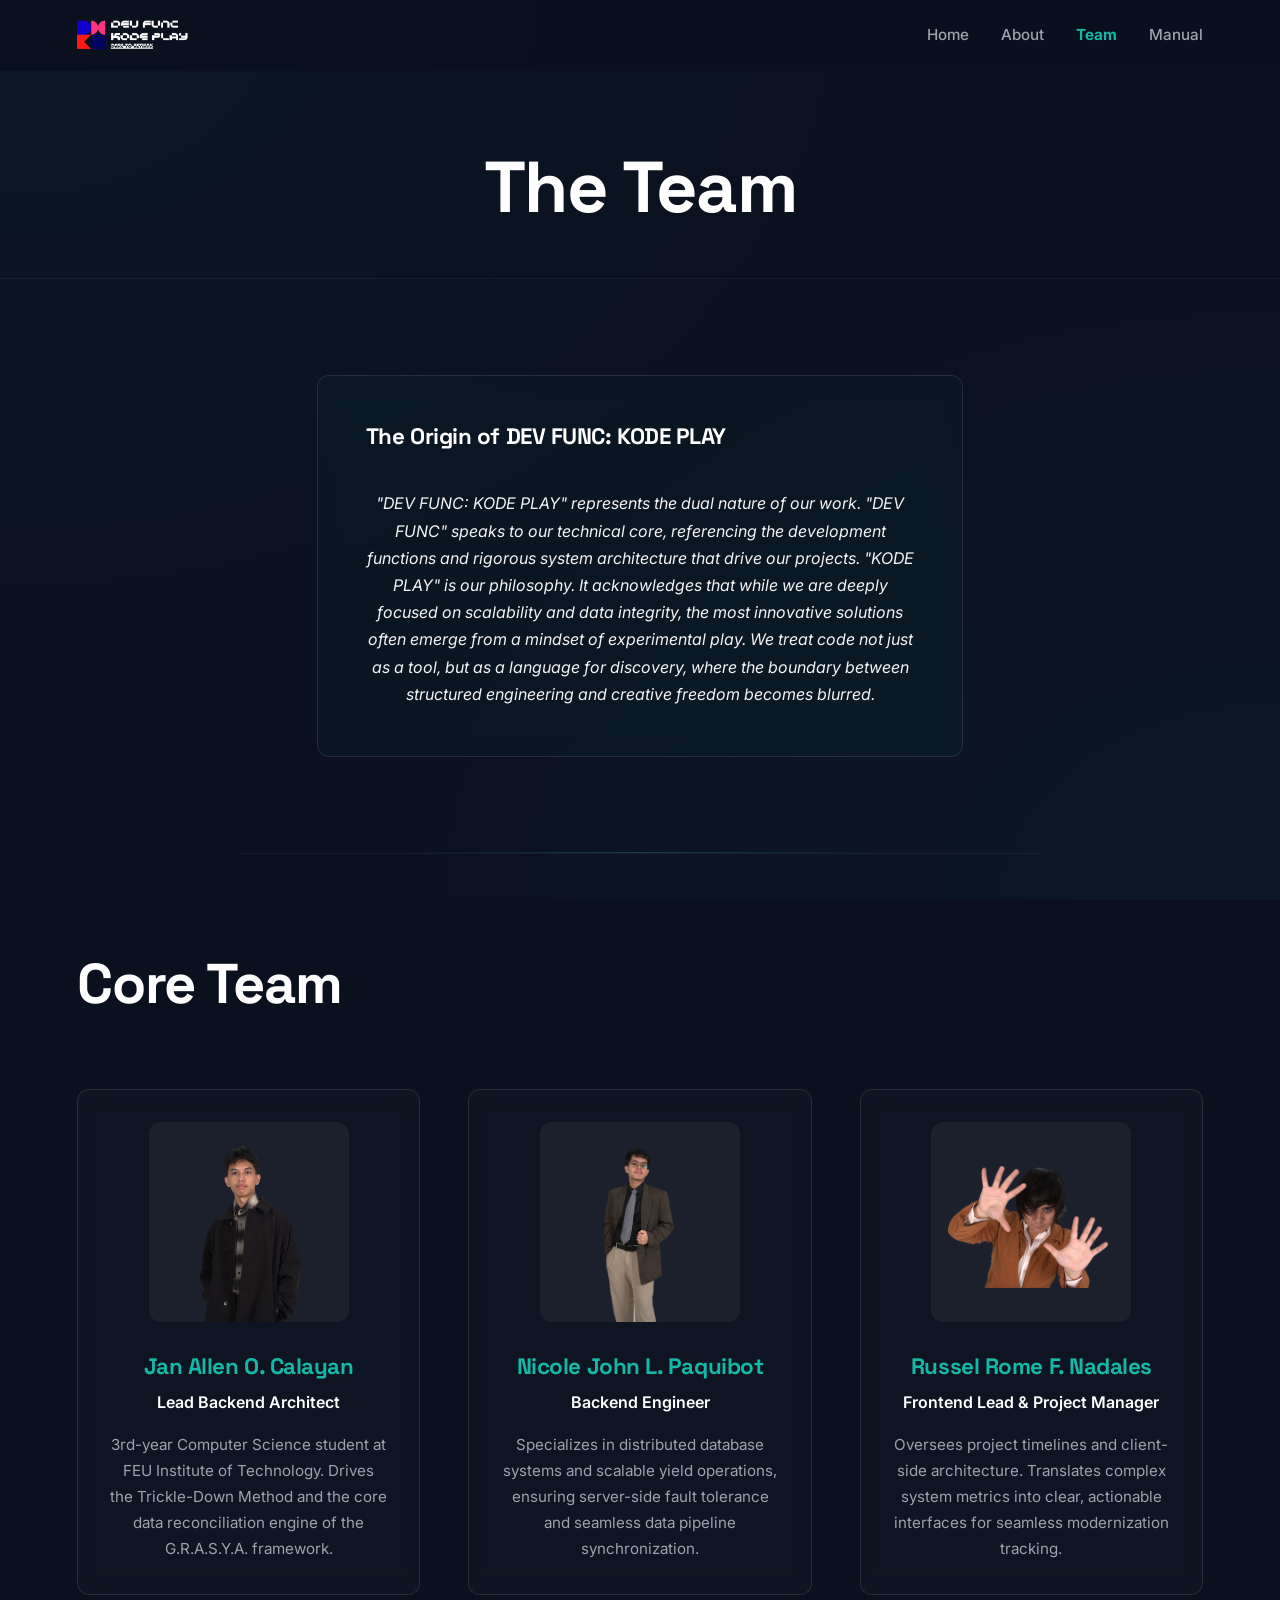
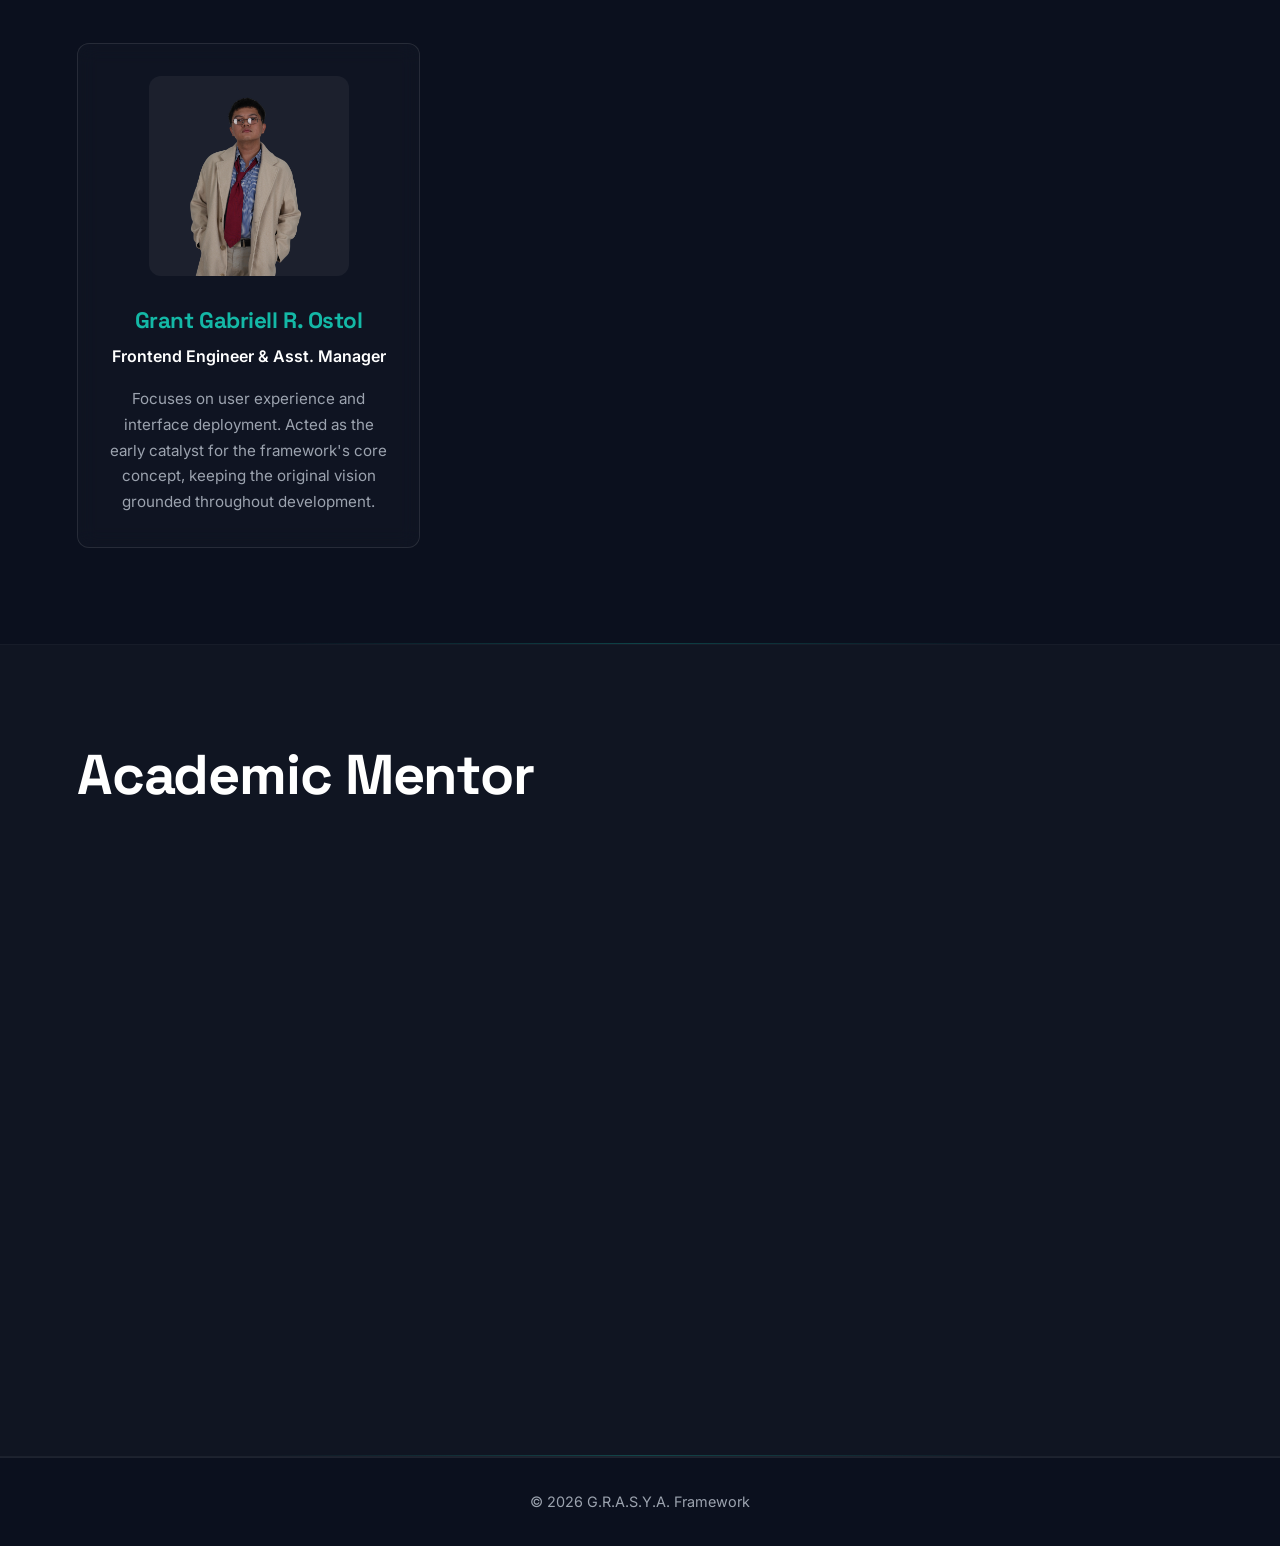
<file: team.html>
<!DOCTYPE html>
<html lang="en">
<head>
    <meta charset="UTF-8" />
    <meta name="viewport" content="width=device-width, initial-scale=1.0"/>
    <meta name="description" content="Meet the developers and mentors behind the G.R.A.S.Y.A. framework." />
    <title>Team | G.R.A.S.Y.A.</title>
    <link rel="icon" href="assets/logo/Asset symbol D.png" type="image/png">
    <link rel="stylesheet" href="style.css"/>
</head>

<body>

<nav id="navbar" aria-label="Main Navigation">
    <div class="logo">
        <img src="assets/logo/Asset 7@4x (1).png" alt="G.R.A.S.Y.A. Logo" class="nav-logo">
   
    </div>
    
    <div class="nav-links" id="navLinks">
        <a href="index.html">Home</a>
        <a href="about.html">About</a>
        <a href="team.html" class="active">Team</a>
        <a href="manual.html">Manual</a>
    </div>
    <button class="hamburger" id="hamburger" aria-expanded="false" aria-label="Toggle navigation menu">
        <span aria-hidden="true">☰</span>
    </button>
</nav>

<main>
    <header class="page-header">
        <h1>The Team</h1>
    </header>
    <section class="section lore-section">
    <div class="card">
        <h3>The Origin of DEV FUNC: KODE PLAY</h3>
        <br>
        <p><center><em>
            "DEV FUNC: KODE PLAY" represents the dual nature of our work. 
            "DEV FUNC" speaks to our technical core, referencing the development functions 
            and rigorous system architecture that drive our projects. "KODE PLAY" is our 
            philosophy. It acknowledges that while we are deeply focused on scalability and 
            data integrity, the most innovative solutions often emerge from a mindset of 
            experimental play. We treat code not just as a tool, but as a language for discovery, 
            where the boundary between structured engineering and creative freedom becomes blurred.
        </em></center></div></section>
    </div>
</section>

    <section class="section">
        <h2>Core Team</h2>
        <div class="grid">
            
            <div class="card" style="text-align: center;">
                <img src="assets/team/Calayan2.png" alt="Jan Allen O. Calayan Profile" class="profile-img">
                <h3 style="color: var(--accent); margin-bottom: 0.5rem;">Jan Allen O. Calayan</h3>
                <p style="font-weight: 600; margin-bottom: 1rem; color: white;">Lead Backend Architect</p>
                <p style="color: var(--muted); font-size: 0.95rem;">
                    3rd-year Computer Science student at FEU Institute of Technology. Drives the Trickle-Down Method and the core data reconciliation engine of the G.R.A.S.Y.A. framework.
                </p>
            </div>

            <div class="card" style="text-align: center;">
                <img src="assets/team/Paquibot2.png" alt="Nicole John L. Paquibot Profile" class="profile-img">
                <h3 style="color: var(--accent); margin-bottom: 0.5rem;">Nicole John L. Paquibot</h3>
                <p style="font-weight: 600; margin-bottom: 1rem; color: white;">Backend Engineer</p>
                <p style="color: var(--muted); font-size: 0.95rem;">
                    Specializes in distributed database systems and scalable yield operations, ensuring server-side fault tolerance and seamless data pipeline synchronization.
                </p>
            </div>

            <div class="card" style="text-align: center;">
                <img src="assets/team/Nadales1.png" alt="Russel Rome F. Nadales Profile" class="profile-img">
                <h3 style="color: var(--accent); margin-bottom: 0.5rem;">Russel Rome F. Nadales</h3>
                <p style="font-weight: 600; margin-bottom: 1rem; color: white;">Frontend Lead & Project Manager</p>
                <p style="color: var(--muted); font-size: 0.95rem;">
                    Oversees project timelines and client-side architecture. Translates complex system metrics into clear, actionable interfaces for seamless modernization tracking.
                </p>
            </div>

            <div class="card" style="text-align: center;">
                <img src="assets/team/Ostol4.png" alt="Grant Gabriell R. Ostol Profile" class="profile-img"> 
                <h3 style="color: var(--accent); margin-bottom: 0.5rem;">Grant Gabriell R. Ostol</h3>
                <p style="font-weight: 600; margin-bottom: 1rem; color: white;">Frontend Engineer & Asst. Manager</p>
                <p style="color: var(--muted); font-size: 0.95rem;">
                    Focuses on user experience and interface deployment. Acted as the early catalyst for the framework's core concept, keeping the original vision grounded throughout development.
                </p>
            </div>

        </div>
    </section>

    <section class="section alt">
        <h2>Academic Mentor</h2>
        <div class="grid" style="display: flex; justify-content: center;">
            <div class="card" style="max-width: 400px; width: 100%; text-align: center;">
                <img src="assets/team/Ms. Kim.png" alt="Kim Giselle A. Bautista Profile" class="profile-img">
                <h3 style="color: var(--accent); margin-bottom: 0.5rem;">Kim Giselle A. Bautista</h3>
                <p style="font-weight: 600; margin-bottom: 1rem; color: white;">Thesis Adviser & Faculty Mentor</p>
                <p style="color: var(--muted); font-size: 0.95rem;">
                    Providing critical guidance on system architecture, academic methodology realism, and cryptographic validation integration at FEU Institute of Technology.
                </p>
            </div>
        </div>
    </section>
</main>

<footer>
    <p>© <span id="current-year"></span> G.R.A.S.Y.A. Framework</p>
</footer>

<script src="script.js"></script>
</body>
</html>
</file>
<file: style.css>
@import url('https://fonts.googleapis.com/css2?family=Inter:wght@400;500;600&family=Space+Grotesk:wght@500;700&display=swap');

:root {
    --bg: #0B101E; 
    --card: rgba(255, 255, 255, 0.03);
    --text: #F3F4F6;
    --muted: #9CA3AF;
    --accent: #14B8A6; 
    --accent-hover: #0D9488;
    --border: rgba(255, 255, 255, 0.08);
    --font-heading: 'Space Grotesk', sans-serif;
    --font-body: 'Inter', sans-serif;
}

* { margin: 0; padding: 0; box-sizing: border-box; scroll-behavior: smooth; }

body {
    font-family: var(--font-body);
    font-size: 16px;
    line-height: 1.7;
    background-color: var(--bg);
    background-image: 
        radial-gradient(at 0% 0%, rgba(20, 184, 166, 0.05) 0px, transparent 50%),
        radial-gradient(at 100% 100%, rgba(20, 184, 166, 0.05) 0px, transparent 50%);
    background-attachment: fixed;
    color: var(--text);
    overflow-x: hidden;
    -webkit-font-smoothing: antialiased;
}
.download-buttons {
    display: flex;
    gap: 20px;
    justify-content: center;
    margin-top: 2rem;
}

.btn {
    padding: 12px 24px;
    border-radius: 8px;
    text-decoration: none;
    font-weight: 600;
    transition: all 0.3s ease;
}

/* The Main Installer Button */
.btn-primary {
    background-color: var(--accent); /* Uses your existing theme color */
    color: #000;
}

/* The Alternative Portable Button */
.btn-secondary {
    background-color: transparent;
    border: 2px solid var(--accent);
    color: var(--accent);
}

.btn:hover {
    transform: translateY(-3px);
    box-shadow: 0 5px 15px rgba(0,0,0,0.2);
}

h1, h2, h3, .logo { font-family: var(--font-heading); font-weight: 700; line-height: 1.2; letter-spacing: -0.02em; }
.lore-section {
    max-width: 800px;
    margin: 0 auto;
    text-align: center;
}

.lore-section .card {
    text-align: left;
    padding: 3rem;
    background: rgba(20, 184, 166, 0.03); /* Subtle teal tint to highlight it */
}

.lore-section h3 {
    margin-bottom: 1.5rem;
    color: var(--accent);
}
/* NAVBAR */
nav {
    position: fixed; top: 0; width: 100%; padding: 1.2rem 6%;
    display: flex; justify-content: space-between; align-items: center;
    background: rgba(11, 16, 30, 0.85); backdrop-filter: blur(12px);
    border-bottom: 1px solid transparent; z-index: 1000;
    transition: background 0.3s ease, border-color 0.3s ease, padding 0.3s ease;
}

nav.scrolled { background: rgba(11, 16, 30, 0.95); border-bottom: 1px solid var(--border); padding: 0.8rem 6%; }

.logo { font-size: 1.4rem; color: var(--accent); letter-spacing: 0.1em; text-transform: uppercase; }
.nav-logo {
    height: 32px;        /* Adjust this to match your text font size */
    width: auto;
}
.nav-links { display: flex; gap: 2rem; }
.nav-links a { color: var(--muted); text-decoration: none; font-size: 0.95rem; font-weight: 500; transition: color 0.3s ease; }
.nav-links a:hover, .nav-links a.active { color: white; }
.nav-links a.active { color: var(--accent); font-weight: 700; }

.hamburger { display: none; background: transparent; border: none; color: var(--text); font-size: 1.8rem; cursor: pointer; }

/* PAGE HEADER (About, Team) — top padding clears the fixed navbar */
.page-header {
    padding: 9rem 6% 3rem 6%; text-align: center;
    border-bottom: 1px solid rgba(255, 255, 255, 0.05);
}
.page-header h1 { font-size: clamp(2.5rem, 6vw, 4.5rem); color: #ffffff; }

/* HERO SECTION */
.hero {
    min-height: 100vh; display: flex; align-items: center; justify-content: center; text-align: center;
    padding: 6rem 5% 2rem 5%; position: relative; overflow: hidden;
    background-image: radial-gradient(rgba(20, 184, 166, 0.3) 1.5px, transparent 1.5px);
    background-size: 50px 50px;
}

.hero::after {
    content: ""; position: absolute; top: 0; left: 0; right: 0; bottom: 0;
    background: radial-gradient(circle at center, transparent 30%, var(--bg) 90%);
    pointer-events: none; z-index: 1;
}

.hero-content { position: relative; z-index: 2; display: flex; flex-direction: column; align-items: center; width: 100%; max-width: 800px; }
.hero h1 { font-size: clamp(2.5rem, 6vw, 4.5rem); margin-bottom: 1rem; color: #ffffff; }
.hero p { font-size: clamp(1.1rem, 2vw, 1.25rem); color: var(--muted); max-width: 600px; margin: 0 auto 2rem auto; }

.hero-buttons { display: flex; gap: 1rem; justify-content: center; gap: 15px; margin-top: 1rem; }

/* ANIMATIONS & STATUS */
.fade-element { opacity: 0; animation: fadeUp 0.8s cubic-bezier(0.16, 1, 0.3, 1) forwards; }
.delay-1 { animation-delay: 0.1s; }
.delay-2 { animation-delay: 0.3s; }
.delay-3 { animation-delay: 0.5s; }
.delay-4 { animation-delay: 0.7s; }
.delay-5 { animation-delay: 0.9s; }

@keyframes fadeUp { 0% { opacity: 0; transform: translateY(20px); } 100% { opacity: 1; transform: translateY(0); } }

.hero-badge {
    display: inline-flex; align-items: center; gap: 0.6rem; padding: 0.4rem 1.2rem;
    background: rgba(20, 184, 166, 0.05); border: 1px solid rgba(20, 184, 166, 0.2);
    border-radius: 50px; color: var(--accent); font-size: 0.85rem; font-weight: 600; margin-bottom: 1.5rem;
}

.logo {
    display: flex;
    align-items: center;
    gap: 10px; /* Space between logo image and text */
}

.logo img {
    height: 32px; /* Adjust height to match your text size */
    width: auto;
    object-fit: contain;
}

.pulse { width: 8px; height: 8px; background: var(--accent); border-radius: 50%; box-shadow: 0 0 10px var(--accent); animation: pulse-glow 2s infinite; }
@keyframes pulse-glow { 0% { box-shadow: 0 0 0 0 rgba(20, 184, 166, 0.5); } 70% { box-shadow: 0 0 0 10px rgba(20, 184, 166, 0); } 100% { box-shadow: 0 0 0 0 rgba(20, 184, 166, 0); } }

/* HOME: HERO LINKS */
.hero-content { max-width: 960px; }
.hero-links { display: flex; gap: 1.5rem; justify-content: center; flex-wrap: wrap; margin-top: 1.25rem; }
.hero-links a { color: var(--accent); text-decoration: none; font-size: 0.9rem; }
.hero-links a:hover { text-decoration: underline; }

/* HOME: SMART DOWNLOAD BUTTON */
.hero-download { display: flex; flex-direction: column; align-items: center; gap: 0.6rem; margin-top: 1rem; }
.btn-download { display: inline-flex; align-items: center; gap: 0.6rem; padding: 0.95rem 2.2rem; font-size: 1.1rem; }
.btn-download svg { width: 20px; height: 20px; flex: none; }
.hero .download-meta { font-size: 0.85rem; color: var(--muted); margin: 0; }
.hero .download-alt { font-size: 0.9rem; color: var(--muted); margin: 0; }
.download-alt a { color: var(--accent); text-decoration: none; }
.download-alt a:hover { text-decoration: underline; }

/* HOME: MIGRATION LOG (typed by script.js) */
.log-terminal {
    margin: 3rem auto 0 auto; width: 100%; max-width: 960px; text-align: left;
    background: rgba(11, 16, 30, 0.9); border: 1px solid var(--border); border-radius: 8px;
    backdrop-filter: blur(10px); box-shadow: 0 20px 40px rgba(0,0,0,0.4); overflow: hidden;
}
.log-body {
    height: 26rem; overflow-y: auto; overscroll-behavior: contain; padding: 1.5rem 2rem;
    font-family: 'Courier New', monospace; font-size: 0.9rem; color: var(--muted); line-height: 1.6;
    scroll-behavior: auto; scrollbar-width: thin; scrollbar-color: rgba(20, 184, 166, 0.35) transparent;
}
.log-body::-webkit-scrollbar { width: 6px; }
.log-body::-webkit-scrollbar-thumb { background: rgba(20, 184, 166, 0.35); border-radius: 3px; }
.log-body.scrolled { -webkit-mask-image: linear-gradient(to bottom, transparent 0, #000 4rem); mask-image: linear-gradient(to bottom, transparent 0, #000 4rem); }
.hero .log-line {
    display: grid; grid-template-columns: 6.5rem minmax(0, 1fr); margin: 0; max-width: none;
    font-size: inherit; color: inherit; white-space: pre-wrap;
}
.log-line time { color: rgba(156, 163, 175, 0.55); }
.hero .log-line.ok { color: var(--accent); }
.hero .log-line.divider { display: block; text-align: center; color: rgba(156, 163, 175, 0.7); margin: 0.6rem 0; }
.caret {
    display: inline-block; width: 0.55em; height: 1.05em; margin-left: 2px; vertical-align: text-bottom;
    background: var(--accent); animation: caret-blink 1s step-end infinite;
}
@keyframes caret-blink { 50% { opacity: 0; } }

/* HOME: BEFORE YOU INSTALL */
.install-info .card p { color: var(--muted); margin-bottom: 1rem; }
.install-info .card .check-list { margin-bottom: 0; font-size: 0.92rem; }
.install-info .card-note { font-size: 0.85rem; margin: 1rem 0 0 0; }
.install-foot, .dl-foot { margin-top: 2.5rem; color: var(--muted); font-size: 0.92rem; }
.install-foot a, .dl-foot a { color: var(--accent); text-decoration: none; font-weight: 600; }
.install-foot a:hover, .dl-foot a:hover { text-decoration: underline; }

/* HOME: DOWNLOADS */
.download-grid { grid-template-columns: repeat(auto-fit, minmax(320px, 1fr)); }
.dl-card.is-current { border-color: var(--accent); }
.dl-head { display: flex; align-items: baseline; justify-content: space-between; gap: 1rem; margin-bottom: 0.25rem; }
.dl-head h3 { margin-bottom: 0; }
.your-system { display: none; font-size: 0.75rem; font-weight: 700; letter-spacing: 0.06em; text-transform: uppercase; color: var(--accent); }
.dl-card.is-current .your-system { display: inline; }
.dl-sub { color: var(--muted); font-size: 0.9rem; margin-bottom: 1.25rem; }
.dl-option {
    display: flex; align-items: center; justify-content: space-between; gap: 1rem;
    padding: 1rem 0; border-top: 1px solid var(--border);
}
.dl-option b { color: #fff; font-family: var(--font-heading); font-size: 1.05rem; }
.dl-option .pill { margin-left: 0.5rem; vertical-align: 2px; font-size: 0.7rem; }
.dl-option small { display: block; color: var(--muted); font-size: 0.86rem; margin-top: 0.2rem; }
.dl-option .btn-primary, .dl-option .btn-secondary { flex: none; padding: 0.6rem 1.3rem; font-size: 0.92rem; cursor: pointer; }
.is-pending { opacity: 0.55; cursor: not-allowed; pointer-events: none; }
.dl-steps { border-top: 1px solid var(--border); padding-top: 1rem; }
.dl-steps summary { cursor: pointer; color: var(--accent); font-weight: 600; font-size: 0.95rem; }
.dl-steps summary:hover { text-decoration: underline; }
.dl-steps h4 { font-family: var(--font-heading); color: #fff; font-size: 0.95rem; margin: 1rem 0 0.4rem 0; }
.dl-steps .callout { font-size: 0.86rem; margin-bottom: 0; }
.dl-steps > div:first-of-type { margin-top: 1rem; }
.dl-step-list { color: var(--text); margin: 0 0 1rem 1.25rem; font-size: 0.92rem; }
.dl-step-list li { margin-bottom: 0.4rem; }
.dl-step-list code {
    font-family: 'Courier New', monospace; font-size: 0.9em; color: var(--accent);
    background: rgba(20, 184, 166, 0.08); padding: 0.05rem 0.35rem; border-radius: 4px;
}

/* HOME: INSTALL POP-UP */
.install-modal {
    width: min(640px, calc(100% - 32px)); max-height: calc(100vh - 48px); margin: auto; padding: 0;
    background: #0F1527; color: var(--text); border: 1px solid var(--border); border-radius: 14px;
    box-shadow: 0 30px 60px rgba(0,0,0,0.5);
}
.install-modal::backdrop { background: rgba(5, 8, 16, 0.75); backdrop-filter: blur(4px); }
.install-modal[open] { animation: fadeUp 0.35s cubic-bezier(0.16, 1, 0.3, 1); }
.modal-inner { padding: 1.75rem; position: relative; }
.modal-x {
    position: absolute; top: 1rem; right: 1rem; width: 36px; height: 36px; border-radius: 50%;
    background: rgba(255,255,255,0.05); border: 1px solid var(--border); color: var(--text); font-size: 1.2rem; cursor: pointer;
}
.modal-x:hover { border-color: var(--accent); }
.install-modal h2 { font-size: 1.6rem; color: #fff; margin-bottom: 0.5rem; padding-right: 2.5rem; }
.modal-lead { color: var(--muted); margin-bottom: 1.25rem; }
.modal-lead a { color: var(--accent); font-weight: 600; }
#modalSteps .callout { margin-bottom: 0; font-size: 0.88rem; }
.install-modal h4 { font-family: var(--font-heading); color: #fff; margin: 1.25rem 0 0.5rem 0; }
.install-modal .check-list { font-size: 0.92rem; margin-bottom: 0; }
.install-modal b { color: var(--text); }
.modal-actions { display: flex; gap: 0.75rem; justify-content: flex-end; margin-top: 1.5rem; flex-wrap: wrap; }
.modal-actions .btn-secondary { cursor: pointer; background: transparent; }

@media (max-width: 600px) {
    .btn-download { width: 100%; justify-content: center; }
    .log-body { height: 24rem; padding: 1rem; font-size: 0.74rem; }
    .hero .log-line { grid-template-columns: 4.4rem minmax(0, 1fr); }
    .download-grid { grid-template-columns: 1fr; }
    .dl-option { flex-direction: column; align-items: stretch; }
    .dl-option .btn-primary, .dl-option .btn-secondary { text-align: center; }
    .modal-inner { padding: 1.25rem; }
    .modal-actions a, .modal-actions button { flex: 1; text-align: center; }
}
@media (prefers-reduced-motion: reduce) {
    .caret { animation: none; }
}

/* BUTTONS */
.btn-primary, .btn-secondary {
    display: inline-block; padding: 0.8rem 1.8rem; font-family: var(--font-heading);
    font-size: 1rem; font-weight: 600; border-radius: 8px; text-decoration: none; transition: all 0.3s ease;
}
.btn-primary { background: var(--accent); color: white; }
.btn-primary:hover { background: var(--accent-hover); transform: translateY(-3px); }

.btn-secondary { background: transparent; border: 1px solid var(--accent); color: var(--accent); }
.btn-secondary:hover { background: var(--accent); color: white; transform: translateY(-3px); }

/* SECTIONS & CARDS */
.section { position: relative; padding: 6rem 6%; border-bottom: 1px solid rgba(255, 255, 255, 0.05); }
.section.alt { background: rgba(255,255,255,0.02); }
.section::after {
    content: ""; position: absolute; bottom: 0; left: 20%; right: 20%; height: 1px;
    background: linear-gradient(90deg, transparent, var(--accent), transparent); opacity: 0.3;
}
.section h2 {
    /* Increased the min, preferred, and max font sizes */
    font-size: clamp(2.2rem, 5vw, 3.5rem); 
    /* Increased the bottom margin to push the cards further away */
    margin-bottom: 4.5rem; 
    color: #ffffff;
}
.sdg-logo {
    width: 200px;        /* Sets a consistent size for all logos */
    height: auto;
    display: block;
    margin: 0 auto 1.5rem auto; /* Centers the image and adds space below */
    border-radius: 8px; /* Optional: adds a soft look to the logo */
}

.grid {
    display: grid;
    grid-template-columns: repeat(auto-fit, minmax(280px, 1fr));
    gap: 3rem; /* Increased from 2rem to 3rem for more space between cards */
}
.card {
    background: rgba(255, 255, 255, 0.02); backdrop-filter: blur(10px); padding: 2rem;
    border: 1px solid rgba(255, 255, 255, 0.1); border-radius: 12px;
    transition: all 0.4s cubic-bezier(0.16, 1, 0.3, 1); position: relative; overflow: hidden;
}
.card h3 {
    font-size: 1.4rem; /* Changed from 1.25rem to 1.4rem */
    margin-bottom: 0.75rem;
    color: #ffffff;
}
.card:hover { border-color: var(--accent); background: rgba(255, 255, 255, 0.04); transform: translateY(-5px); box-shadow: 0 10px 20px rgba(0,0,0,0.2); }

/* PROFILE IMAGES */
.profile-img {
    width: 200px; height: 200px; object-fit: contain; margin-bottom: 1.5rem;
    background-color: rgba(255, 255, 255, 0.05); border-radius: 12px;
    transition: transform 0.3s ease;
} 

/* FOOTER */
footer { text-align: center; padding: 2rem; border-top: 1px solid var(--border); color: var(--muted); font-size: 0.9rem; }

/* RESPONSIVE */
@media (max-width: 768px) {
    .hamburger { display: block; }
    .nav-links {
        position: absolute; top: 100%; left: 0; width: 100%; flex-direction: column; align-items: center;
        background: rgba(11, 16, 30, 0.95); padding: 2rem 0; opacity: 0; visibility: hidden;
        transition: opacity 0.3s ease, transform 0.3s ease, visibility 0.3s;
    }
    .nav-links.active { opacity: 1; visibility: visible; }
}
/* MANUAL PAGE */
.page-header.manual-header { padding-bottom: 1.5rem; border-bottom: none; }
.manual-subtitle { color: var(--muted); font-size: 1.1rem; max-width: 640px; margin: 1rem auto 0 auto; }

/* Workflow stepper */
.manual-stepper-wrap { max-width: 1320px; margin: 0 auto; padding: 0.5rem 4% 0 4%; }
.manual-stepper { list-style: none; display: flex; gap: 0.75rem; justify-content: center; flex-wrap: wrap; }
.manual-stepper li { flex: 1 1 160px; }
.manual-stepper a {
    display: flex; align-items: center; gap: 0.75rem; padding: 0.9rem 1.1rem; height: 100%;
    background: rgba(20, 184, 166, 0.04); border: 1px solid rgba(20, 184, 166, 0.2); border-radius: 10px;
    color: var(--text); text-decoration: none; font-family: var(--font-heading); font-weight: 600;
    transition: border-color 0.3s ease, background 0.3s ease;
}
.manual-stepper a:hover { border-color: var(--accent); background: rgba(20, 184, 166, 0.1); }
.step-num {
    flex: none; width: 32px; height: 32px; border-radius: 50%; display: grid; place-items: center;
    background: var(--accent); color: var(--bg); font-weight: 700;
}

/* Layout: contents list + content column */
.manual-layout {
    display: grid; grid-template-columns: 200px minmax(0, 1fr); gap: 2.5rem;
    max-width: 1320px; margin: 0 auto; padding: 2.5rem 4% 5rem 4%;
}
.manual-toc { position: sticky; top: 6rem; align-self: start; }
.manual-toc summary {
    font-family: var(--font-heading); font-weight: 700; color: #ffffff; cursor: pointer;
    list-style: none; margin-bottom: 0.75rem;
}
.manual-toc summary::-webkit-details-marker { display: none; }
.toc-links { display: flex; flex-direction: column; border-left: 1px solid var(--border); }
.toc-links a {
    color: var(--muted); text-decoration: none; font-size: 0.9rem; padding: 0.4rem 0 0.4rem 1rem;
    margin-left: -1px; border-left: 2px solid transparent; transition: color 0.2s ease, border-color 0.2s ease;
}
.toc-links a:hover { color: #ffffff; }
.toc-links a.active { color: var(--accent); border-left-color: var(--accent); font-weight: 600; }

.manual-content { display: flex; flex-direction: column; gap: 2rem; min-width: 0; }
.manual-row { display: grid; grid-template-columns: 1fr 1fr; gap: 2rem; align-items: stretch; }
.manual-split { display: grid; grid-template-columns: minmax(0, 1fr) minmax(0, 1fr); gap: 2rem; align-items: start; }
.manual-split.split-stack { grid-template-columns: 1fr; gap: 1.25rem; }

/* Cards */
.manual-card { scroll-margin-top: 6rem; }
.manual-card:hover { transform: none; }
.manual-card h2 { font-size: clamp(1.5rem, 3vw, 2rem); color: #ffffff; margin-bottom: 1rem; }
.manual-card h4 { font-family: var(--font-heading); color: #ffffff; margin-bottom: 0.5rem; font-size: 1.05rem; }
.manual-card p { color: var(--muted); margin-bottom: 1rem; }
.manual-card p b, .manual-card li b { color: var(--text); }
.manual-stage {
    display: inline-block; font-size: 0.75rem; font-weight: 600; letter-spacing: 0.08em; text-transform: uppercase;
    color: var(--accent); margin-bottom: 0.5rem;
}
.manual-note { font-size: 0.9rem; }
.manual-card code {
    font-family: 'Courier New', monospace; font-size: 0.85em; color: var(--accent);
    background: rgba(20, 184, 166, 0.08); padding: 0.1rem 0.4rem; border-radius: 4px;
}
.code-chips { display: flex; flex-wrap: wrap; gap: 0.5rem; }

.manual-list, .manual-numbered, .check-list { color: var(--muted); margin: 0 0 1rem 1.25rem; }
.manual-list li, .manual-numbered li, .check-list li { margin-bottom: 0.4rem; }
.check-list { list-style: none; margin-left: 0; }
.check-list li::before { content: "\2713"; color: var(--accent); margin-right: 0.5rem; font-weight: 700; }

.manual-two-col { display: grid; grid-template-columns: repeat(auto-fit, minmax(240px, 1fr)); gap: 1.5rem; margin-bottom: 1.25rem; }
.mini-card { background: rgba(255, 255, 255, 0.02); border: 1px solid var(--border); border-radius: 10px; padding: 1.25rem; }
.mini-card p { margin-bottom: 0; font-size: 0.95rem; }
.mini-card-danger { border-color: rgba(239, 68, 68, 0.4); }
.tag {
    font-family: var(--font-body); font-size: 0.7rem; font-weight: 600; color: var(--accent);
    border: 1px solid rgba(20, 184, 166, 0.4); border-radius: 50px; padding: 0.05rem 0.5rem; margin-left: 0.4rem; vertical-align: middle;
}

/* Numbered step / phase boxes */
.mini-steps, .phase-chips {
    list-style: none; counter-reset: step; display: grid; grid-template-columns: repeat(4, minmax(0, 1fr));
    gap: 0.75rem; margin-bottom: 1.5rem;
}
.mini-steps li, .phase-chips li {
    counter-increment: step; position: relative; padding: 1rem 1rem 1rem 3rem;
    background: rgba(255, 255, 255, 0.02); border: 1px solid var(--border); border-radius: 10px;
    display: flex; flex-direction: column; gap: 0.25rem;
}
.mini-steps li::before, .phase-chips li::before {
    content: counter(step); position: absolute; left: 1rem; top: 1rem; width: 24px; height: 24px; border-radius: 50%;
    display: grid; place-items: center; font-size: 0.8rem; font-weight: 700;
    background: rgba(20, 184, 166, 0.15); color: var(--accent);
}
.mini-steps b, .phase-chips b { color: #ffffff; font-family: var(--font-heading); }
.mini-steps span, .phase-chips span { color: var(--muted); font-size: 0.85rem; line-height: 1.4; }

/* Screenshots: full column width, click to enlarge */
.manual-figure {
    display: block; position: relative; margin: 0 0 1.25rem 0; text-decoration: none; cursor: zoom-in;
    border: 1px solid var(--border); border-radius: 10px; overflow: hidden; background: #ffffff;
}
.manual-split .manual-figure { margin-bottom: 0; }
.manual-figure img { display: block; width: 100%; height: auto; }
.manual-figure span {
    display: flex; justify-content: space-between; gap: 1rem; padding: 0.6rem 1rem; font-size: 0.85rem;
    color: var(--muted); background: var(--bg); border-top: 1px solid var(--border);
}
.manual-figure span::after { content: "Click to enlarge"; color: var(--accent); white-space: nowrap; font-weight: 600; }
.manual-figure::before {
    content: "\2922"; position: absolute; top: 0.6rem; right: 0.6rem; width: 32px; height: 32px;
    display: grid; place-items: center; border-radius: 8px; font-size: 1rem;
    background: rgba(11, 16, 30, 0.85); color: var(--accent); border: 1px solid rgba(20, 184, 166, 0.4);
    opacity: 0; transition: opacity 0.2s ease;
}
.manual-figure:hover, .manual-figure:focus-visible { border-color: var(--accent); }
.manual-figure:hover::before, .manual-figure:focus-visible::before { opacity: 1; }

.lightbox {
    position: fixed; inset: 0; z-index: 2000; display: none; align-items: center; justify-content: center;
    flex-direction: column; gap: 1rem; padding: 2rem; background: rgba(5, 8, 16, 0.92); cursor: zoom-out;
}
.lightbox.open { display: flex; }
.lightbox img {
    max-width: min(1200px, 100%); max-height: calc(100vh - 7rem); width: auto; height: auto;
    border-radius: 8px; box-shadow: 0 20px 60px rgba(0, 0, 0, 0.6); background: #ffffff;
}
.lightbox p { color: var(--muted); font-size: 0.9rem; text-align: center; }
.lightbox-close {
    position: absolute; top: 1rem; right: 1.25rem; background: transparent; border: 1px solid var(--border);
    color: var(--text); border-radius: 8px; padding: 0.35rem 0.8rem; font-size: 0.9rem; cursor: pointer;
}

/* Callouts and "Show more" toggles */
.callout {
    border-left: 3px solid; border-radius: 8px; padding: 0.9rem 1.1rem; margin-bottom: 1.25rem;
    font-size: 0.95rem; color: var(--text);
}
.callout-warn { border-color: #F59E0B; background: rgba(245, 158, 11, 0.08); }
.callout-danger { border-color: #EF4444; background: rgba(239, 68, 68, 0.08); }

.manual-more { border-top: 1px solid var(--border); padding-top: 1rem; }
.manual-more > summary, .faq summary { cursor: pointer; color: var(--accent); font-weight: 600; font-size: 0.95rem; list-style: none; }
.manual-more > summary::-webkit-details-marker, .faq summary::-webkit-details-marker { display: none; }
.manual-more > summary::before, .faq summary::before {
    content: "\25B8"; display: inline-block; margin-right: 0.5rem; transition: transform 0.2s ease;
}
.manual-more[open] > summary::before, .faq details[open] > summary::before { transform: rotate(90deg); }
.manual-more[open] > summary { margin-bottom: 1rem; }

/* Controls, statuses, FAQ, safety */
.control-grid { display: grid; grid-template-columns: repeat(5, minmax(0, 1fr)); gap: 0.75rem; margin-bottom: 1.5rem; }
.control-tile { padding: 1rem; border: 1px solid var(--border); border-radius: 10px; background: rgba(255, 255, 255, 0.02); }
.control-tile h4 { margin-bottom: 0.25rem; }
.control-tile .when { font-size: 0.75rem; color: var(--accent); font-weight: 600; text-transform: uppercase; letter-spacing: 0.05em; }
.control-tile p { font-size: 0.88rem; margin: 0.5rem 0 0 0; line-height: 1.5; }
.tile-success { border-color: rgba(20, 184, 166, 0.5); }
.tile-danger { border-color: rgba(239, 68, 68, 0.55); background: rgba(239, 68, 68, 0.05); }
.tile-danger .when { color: #F87171; }

.status-pills { display: flex; flex-wrap: wrap; gap: 0.5rem; margin-bottom: 1.25rem; }
.pill { font-size: 0.8rem; font-weight: 600; padding: 0.25rem 0.75rem; border-radius: 50px; border: 1px solid; }
.pill-running { color: #60A5FA; border-color: rgba(96, 165, 250, 0.4); }
.pill-finished { color: var(--accent); border-color: rgba(20, 184, 166, 0.4); }
.pill-halted { color: #FBBF24; border-color: rgba(251, 191, 36, 0.4); }
.pill-cancelled { color: var(--muted); border-color: var(--border); }
.pill-failed { color: #F87171; border-color: rgba(248, 113, 113, 0.4); }

.faq { display: grid; grid-template-columns: 1fr 1fr; column-gap: 2rem; }
.faq details { border-bottom: 1px solid var(--border); padding: 0.9rem 0; }
.faq details:nth-child(-n+2) { border-top: 1px solid var(--border); }
.faq summary { color: var(--text); }
.faq details p { margin: 0.75rem 0 0 1.25rem; font-size: 0.95rem; }
.faq a { color: var(--accent); }

.checklist-grid { display: grid; grid-template-columns: repeat(4, minmax(0, 1fr)); gap: 1rem; margin-bottom: 1.5rem; }
.checklist-grid .check-list { margin-bottom: 0; font-size: 0.9rem; }
.glossary { display: grid; grid-template-columns: repeat(3, minmax(0, 1fr)); gap: 1rem 1.5rem; }
.glossary dt { color: #ffffff; font-weight: 600; font-family: var(--font-heading); }
.glossary dd { color: var(--muted); font-size: 0.9rem; line-height: 1.5; }

/* Closing download band */
.manual-cta { text-align: center; padding: 4rem 6%; border-top: 1px solid var(--border); background: rgba(20, 184, 166, 0.04); }
.manual-cta h2 { font-size: clamp(1.8rem, 4vw, 2.5rem); color: #ffffff; margin-bottom: 0.75rem; }
.manual-cta p { color: var(--muted); margin-bottom: 1.75rem; }
.cta-meta { display: block; margin-top: 1rem; font-size: 0.85rem; color: var(--muted); }

@media (max-width: 1100px) {
    .manual-row, .manual-split, .faq { grid-template-columns: 1fr; }
    .faq details:nth-child(2) { border-top: none; }
    .mini-steps, .phase-chips { grid-template-columns: 1fr 1fr; }
    .control-grid { grid-template-columns: repeat(auto-fit, minmax(170px, 1fr)); }
    .checklist-grid, .glossary { grid-template-columns: repeat(2, minmax(0, 1fr)); }
}
@media (max-width: 900px) {
    .manual-layout { grid-template-columns: 1fr; gap: 1.5rem; padding: 2rem 6% 4rem 6%; }
    .manual-stepper-wrap { padding: 0.5rem 6% 0 6%; }
    .manual-toc {
        position: static; background: rgba(255, 255, 255, 0.02); border: 1px solid var(--border);
        border-radius: 10px; padding: 1rem 1.25rem;
    }
    .manual-toc summary { margin-bottom: 0; }
    .manual-toc details[open] summary { margin-bottom: 0.75rem; }
    .manual-card { padding: 1.5rem; }
}
@media (max-width: 600px) {
    .mini-steps, .phase-chips, .checklist-grid, .glossary { grid-template-columns: 1fr; }
}
</file>
